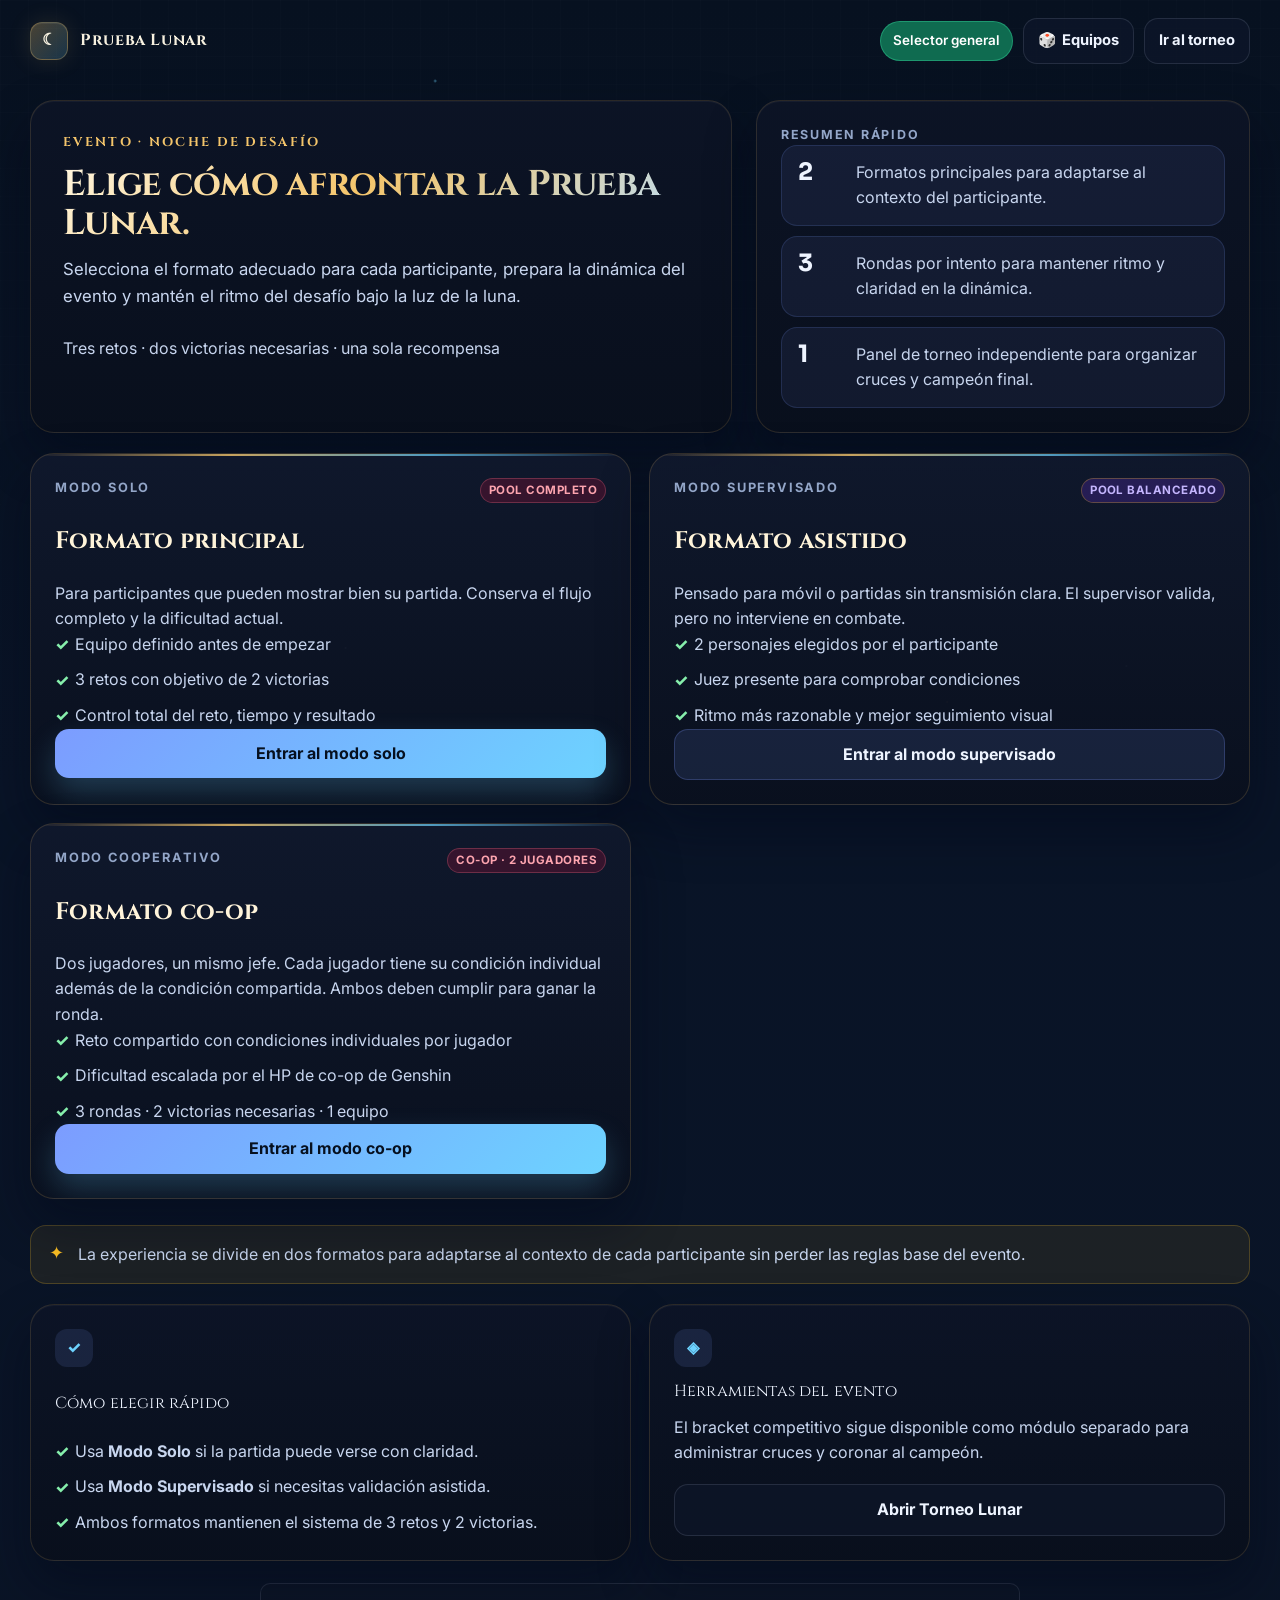
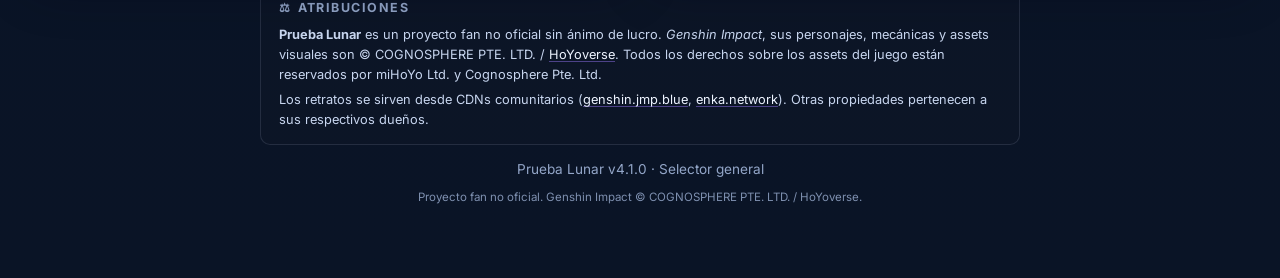
<file: index.html>
<!DOCTYPE html>
<html lang="es">

<head>
  <meta charset="UTF-8">
  <meta name="viewport" content="width=device-width, initial-scale=1.0">
  <title>Prueba Lunar | Selector de modos</title>
  <link rel="preconnect" href="https://fonts.googleapis.com">
  <link rel="preconnect" href="https://fonts.gstatic.com" crossorigin>
  <link
    href="https://fonts.googleapis.com/css2?family=Cinzel:wght@500;600;700;800&family=Inter:wght@400;500;600;700;800&family=Sora:wght@500;600;700;800&display=swap"
    rel="stylesheet">
  <link rel="stylesheet" href="assets/css/base.css">
  <link rel="stylesheet" href="assets/css/layout.css">
  <link rel="stylesheet" href="assets/css/components.css">
  <link rel="stylesheet" href="assets/css/modes.css">
  <link rel="manifest" href="manifest.json">
  <meta name="theme-color" content="#0a0e15">
  <meta name="apple-mobile-web-app-capable" content="yes">
  <meta name="apple-mobile-web-app-status-bar-style" content="black-translucent">
  <meta name="apple-mobile-web-app-title" content="Prueba Lunar">
  <link rel="apple-touch-icon" href="assets/icons/icon.svg">
  <link rel="icon" type="image/svg+xml" href="assets/icons/icon.svg">
  <script src="assets/js/data/characters.js" defer></script>
  <script src="assets/js/features/team-generator.js" defer></script>
</head>

<body class="landing-body">
  <div class="site-shell">
    <header class="topbar">
      <a class="brand" href="index.html">
        <span class="brand-mark" aria-hidden="true">☾</span>
        <span>Prueba Lunar</span>
      </a>
      <div class="topbar-actions">
        <span class="status-chip status-chip-live">Selector general</span>
        <a class="btn btn-ghost btn-sm" href="torneo.html">Ir al torneo</a>
      </div>
    </header>

    <main class="page-wrap">
      <section class="hero hero-landing">
        <div class="hero-copy">
          <div class="eyebrow">Evento · Noche de desafío</div>
          <h1 class="hero-title">Elige cómo afrontar la Prueba Lunar.</h1>
          <p class="hero-text">
            Selecciona el formato adecuado para cada participante, prepara la dinámica del evento y mantén
            el ritmo del desafío bajo la luz de la luna.
          </p>
          <p class="hero-note"><br>Tres retos · dos victorias necesarias · una sola recompensa</p>
        </div>

        <aside class="hero-panel">
          <div class="panel-kicker">Resumen rápido</div>
          <div class="metric-list">
            <div class="metric-card">
              <strong>2</strong>
              <span>Formatos principales para adaptarse al contexto del participante.</span>
            </div>
            <div class="metric-card">
              <strong>3</strong>
              <span>Rondas por intento para mantener ritmo y claridad en la dinámica.</span>
            </div>
            <div class="metric-card">
              <strong>1</strong>
              <span>Panel de torneo independiente para organizar cruces y campeón final.</span>
            </div>
          </div>
        </aside>
      </section>

      <section class="mode-selector-grid">
        <article class="mode-selector-card">
          <div class="mode-selector-top">
            <span class="mode-selector-label">Modo Solo</span>
            <span class="diff-badge diff-extremo">Pool completo</span>
          </div>
          <h2 class="mode-selector-title">Formato principal</h2>
          <p class="mode-selector-copy">
            Para participantes que pueden mostrar bien su partida. Conserva el flujo completo y la dificultad actual.
          </p>
          <ul class="mode-selector-list">
            <li>Equipo definido antes de empezar</li>
            <li>3 retos con objetivo de 2 victorias</li>
            <li>Control total del reto, tiempo y resultado</li>
          </ul>
          <a class="btn btn-primary mode-selector-btn" href="solo.html">Entrar al modo solo</a>
        </article>

        <article class="mode-selector-card mode-selector-card-alt">
          <div class="mode-selector-top">
            <span class="mode-selector-label">Modo Supervisado</span>
            <span class="diff-badge diff-dificil">Pool balanceado</span>
          </div>
          <h2 class="mode-selector-title">Formato asistido</h2>
          <p class="mode-selector-copy">
            Pensado para móvil o partidas sin transmisión clara. El supervisor valida, pero no interviene en combate.
          </p>
          <ul class="mode-selector-list">
            <li>2 personajes elegidos por el participante</li>
            <li>Juez presente para comprobar condiciones</li>
            <li>Ritmo más razonable y mejor seguimiento visual</li>
          </ul>
          <a class="btn btn-secondary mode-selector-btn" href="supervisado.html">Entrar al modo supervisado</a>
        </article>

        <article class="mode-selector-card">
          <div class="mode-selector-top">
            <span class="mode-selector-label">Modo Cooperativo</span>
            <span class="diff-badge diff-extremo">Co-op · 2 jugadores</span>
          </div>
          <h2 class="mode-selector-title">Formato co-op</h2>
          <p class="mode-selector-copy">
            Dos jugadores, un mismo jefe. Cada jugador tiene su condición individual además de la condición
            compartida. Ambos deben cumplir para ganar la ronda.
          </p>
          <ul class="mode-selector-list">
            <li>Reto compartido con condiciones individuales por jugador</li>
            <li>Dificultad escalada por el HP de co-op de Genshin</li>
            <li>3 rondas · 2 victorias necesarias · 1 equipo</li>
          </ul>
          <a class="btn btn-primary mode-selector-btn" href="cooperativo.html">Entrar al modo co-op</a>
        </article>
      </section>
      <br>
      <div class="warning-box">
        <span class="warning-symbol" aria-hidden="true">✦</span>
        <span>La experiencia se divide en dos formatos para adaptarse al contexto de cada participante sin perder las
          reglas base del evento.</span>
      </div>

      <section class="selector-support-grid">
        <div class="panel-card">
          <div class="panel-icon" aria-hidden="true">✓</div>
          <div class="panel-title">Cómo elegir rápido</div>
          <ul class="selector-rules-list">
            <li>Usa <strong>Modo Solo</strong> si la partida puede verse con claridad.</li>
            <li>Usa <strong>Modo Supervisado</strong> si necesitas validación asistida.</li>
            <li>Ambos formatos mantienen el sistema de 3 retos y 2 victorias.</li>
          </ul>
        </div>

        <div class="panel-card selector-actions-card">
          <div>
            <div class="panel-icon" aria-hidden="true">◈</div>
            <div class="panel-title">Herramientas del evento</div>
            <p class="mode-selector-copy">
              El bracket competitivo sigue disponible como módulo separado para administrar cruces y coronar al campeón.
            </p>
          </div>
          <a class="btn btn-ghost selector-secondary-btn" href="torneo.html">Abrir Torneo Lunar</a>
        </div>
      </section>

      <aside class="legal-card" aria-label="Aviso de atribución">
        <div class="legal-card-title">
          <span aria-hidden="true">⚖</span>
          <span>Atribuciones</span>
        </div>
        <p>
          <strong>Prueba Lunar</strong> es un proyecto fan no oficial sin ánimo de lucro.
          <em>Genshin Impact</em>, sus personajes, mecánicas y assets visuales son
          © COGNOSPHERE PTE. LTD. / <a href="https://www.hoyoverse.com/" target="_blank" rel="noopener noreferrer">HoYoverse</a>.
          Todos los derechos sobre los assets del juego están reservados por miHoYo Ltd. y Cognosphere Pte. Ltd.
        </p>
        <p>
          Los retratos se sirven desde CDNs comunitarios
          (<a href="https://genshin.jmp.blue/" target="_blank" rel="noopener noreferrer">genshin.jmp.blue</a>,
          <a href="https://enka.network/" target="_blank" rel="noopener noreferrer">enka.network</a>).
          Otras propiedades pertenecen a sus respectivos dueños.
        </p>
      </aside>

      <footer class="footer">Prueba Lunar v4.1.0 · Selector general</footer>
      <p class="legal-notice">
        Proyecto fan no oficial. Genshin Impact © COGNOSPHERE PTE. LTD. / HoYoverse.
      </p>
    </main>
  </div>
  <script>
    // Registro del Service Worker · activa funcionamiento offline e instalación PWA.
    if ('serviceWorker' in navigator) {
      window.addEventListener('load', () => {
        navigator.serviceWorker.register('sw.js').catch(err => {
          console.warn('[PWA] Service Worker no registrado:', err);
        });
      });
    }
  </script>
</body>

</html>
</file>
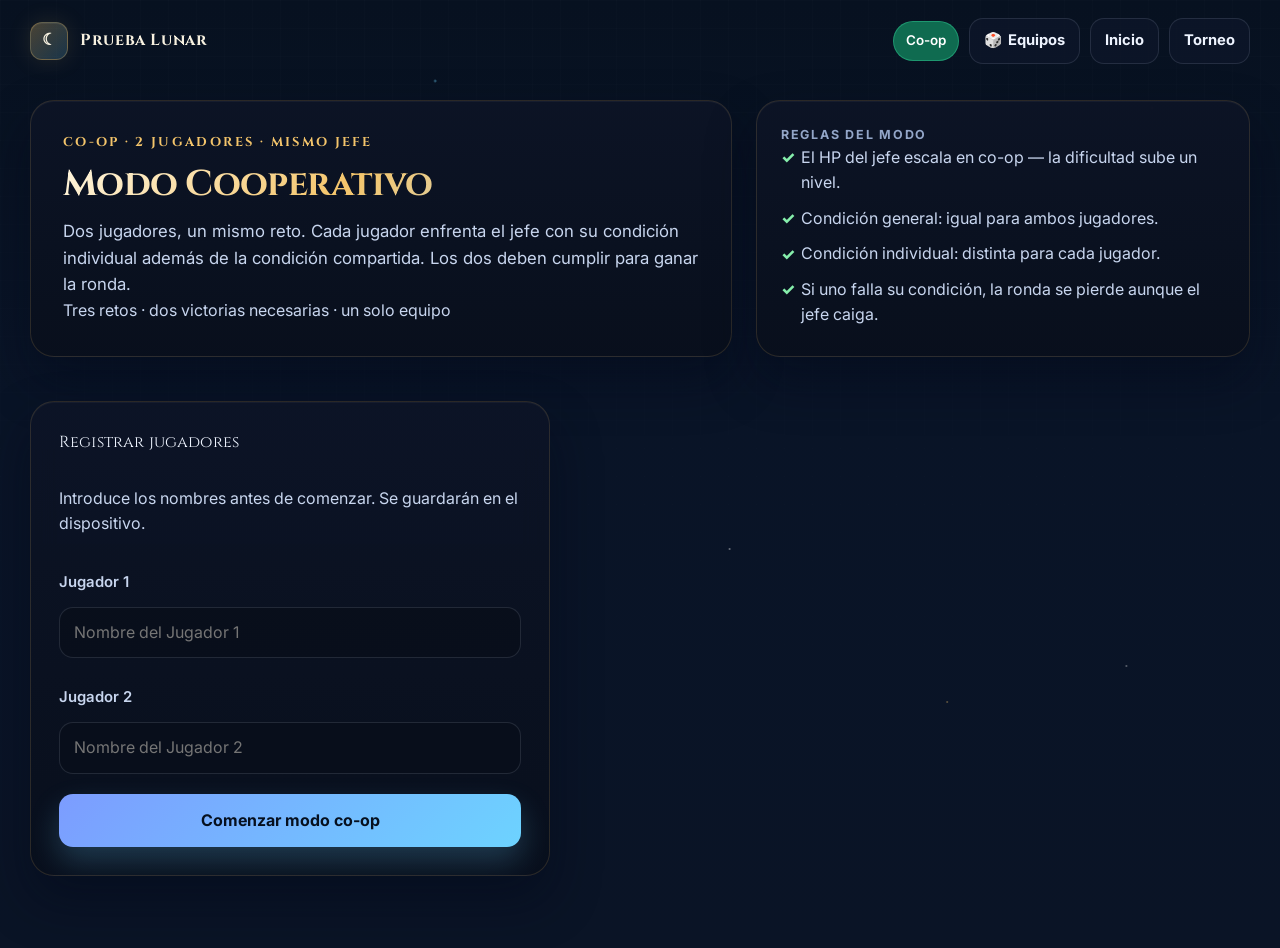
<file: cooperativo.html>
<!DOCTYPE html>
<html lang="es">

<head>
  <meta charset="UTF-8">
  <meta name="viewport" content="width=device-width, initial-scale=1.0">
  <title>Prueba Lunar | Modo Cooperativo</title>
  <link rel="preconnect" href="https://fonts.googleapis.com">
  <link rel="preconnect" href="https://fonts.gstatic.com" crossorigin>
  <link href="https://fonts.googleapis.com/css2?family=Cinzel:wght@500;600;700;800&family=Inter:wght@400;500;600;700;800&family=Sora:wght@500;600;700;800&display=swap" rel="stylesheet">
  <link rel="stylesheet" href="assets/css/base.css">
  <link rel="stylesheet" href="assets/css/layout.css">
  <link rel="stylesheet" href="assets/css/components.css">
  <link rel="stylesheet" href="assets/css/modes.css">
  <link rel="manifest" href="manifest.json">
  <meta name="theme-color" content="#0a0e15">
  <meta name="apple-mobile-web-app-capable" content="yes">
  <meta name="apple-mobile-web-app-status-bar-style" content="black-translucent">
  <meta name="apple-mobile-web-app-title" content="Prueba Lunar">
  <link rel="apple-touch-icon" href="assets/icons/icon.svg">
  <link rel="icon" type="image/svg+xml" href="assets/icons/icon.svg">
</head>

<body data-mode="coop">
  <div id="app-root" class="site-shell"></div>
  <noscript>Necesitas habilitar JavaScript para usar la Prueba Lunar.</noscript>
  <script src="assets/js/data/characters.js" defer></script>
  <script src="assets/js/features/team-generator.js" defer></script>
  <script src="assets/js/data.local.js" defer></script>
  <script src="assets/js/features/coop-mode.js" defer></script>
  <script>
    // Registro del Service Worker · activa funcionamiento offline e instalación PWA.
    if ('serviceWorker' in navigator) {
      window.addEventListener('load', () => {
        navigator.serviceWorker.register('sw.js').catch(err => {
          console.warn('[PWA] Service Worker no registrado:', err);
        });
      });
    }
  </script>
</body>

</html>
</file>
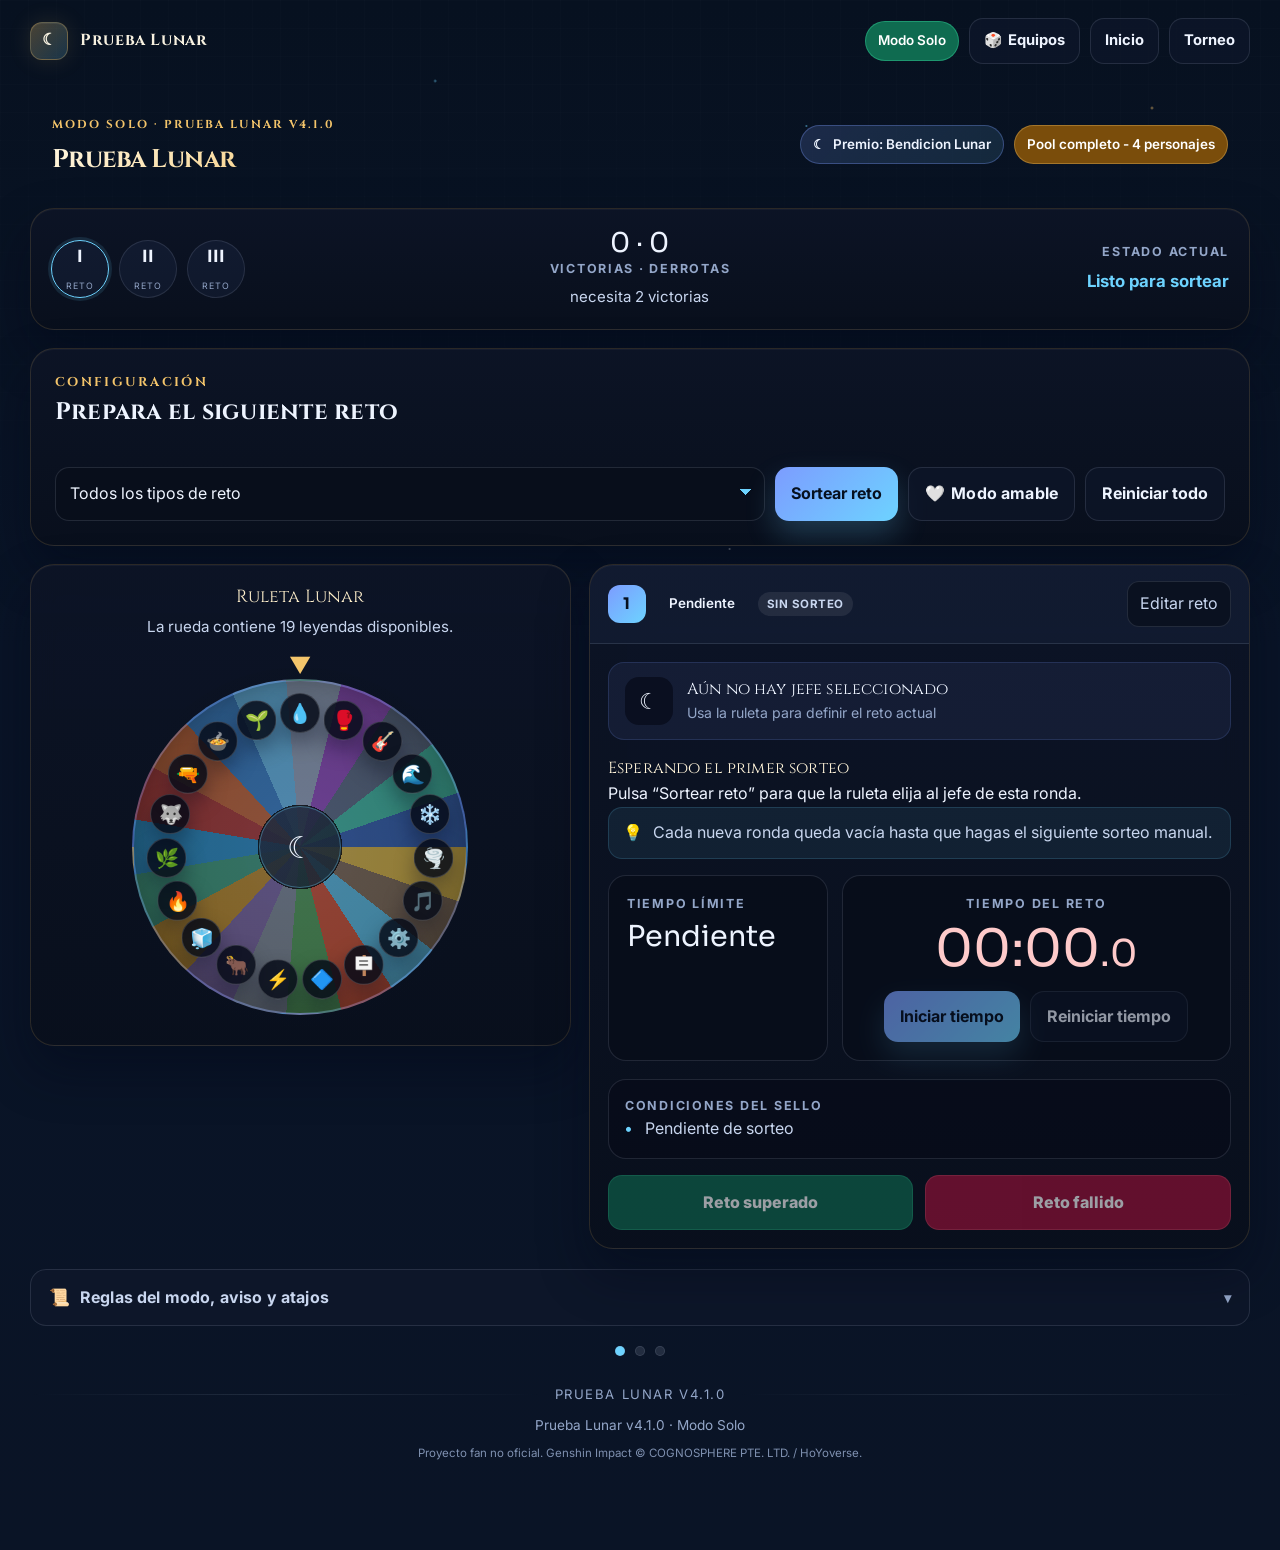
<file: solo.html>
<!DOCTYPE html>
<html lang="es">

<head>
  <meta charset="UTF-8">
  <meta name="viewport" content="width=device-width, initial-scale=1.0">
  <title>Prueba Lunar | Modo Solo</title>
  <link rel="preconnect" href="https://fonts.googleapis.com">
  <link rel="preconnect" href="https://fonts.gstatic.com" crossorigin>
  <link href="https://fonts.googleapis.com/css2?family=Cinzel:wght@500;600;700;800&family=Inter:wght@400;500;600;700;800&family=Sora:wght@500;600;700;800&display=swap" rel="stylesheet">
  <link rel="stylesheet" href="assets/css/base.css">
  <link rel="stylesheet" href="assets/css/layout.css">
  <link rel="stylesheet" href="assets/css/components.css">
  <link rel="stylesheet" href="assets/css/modes.css">
  <link rel="manifest" href="manifest.json">
  <meta name="theme-color" content="#0a0e15">
  <meta name="apple-mobile-web-app-capable" content="yes">
  <meta name="apple-mobile-web-app-status-bar-style" content="black-translucent">
  <meta name="apple-mobile-web-app-title" content="Prueba Lunar">
  <link rel="apple-touch-icon" href="assets/icons/icon.svg">
  <link rel="icon" type="image/svg+xml" href="assets/icons/icon.svg">
</head>

<body data-mode="solo">
  <div id="app-root" class="site-shell"></div>
  <noscript>Necesitas habilitar JavaScript para usar la Prueba Lunar.</noscript>
  <script src="assets/js/data/characters.js" defer></script>
  <script src="assets/js/features/team-generator.js" defer></script>
  <script src="assets/js/data.local.js" defer></script>
  <script src="assets/js/app.js" defer></script>
  <script>
    // Registro del Service Worker · activa funcionamiento offline e instalación PWA.
    if ('serviceWorker' in navigator) {
      window.addEventListener('load', () => {
        navigator.serviceWorker.register('sw.js').catch(err => {
          console.warn('[PWA] Service Worker no registrado:', err);
        });
      });
    }
  </script>
</body>

</html>
</file>
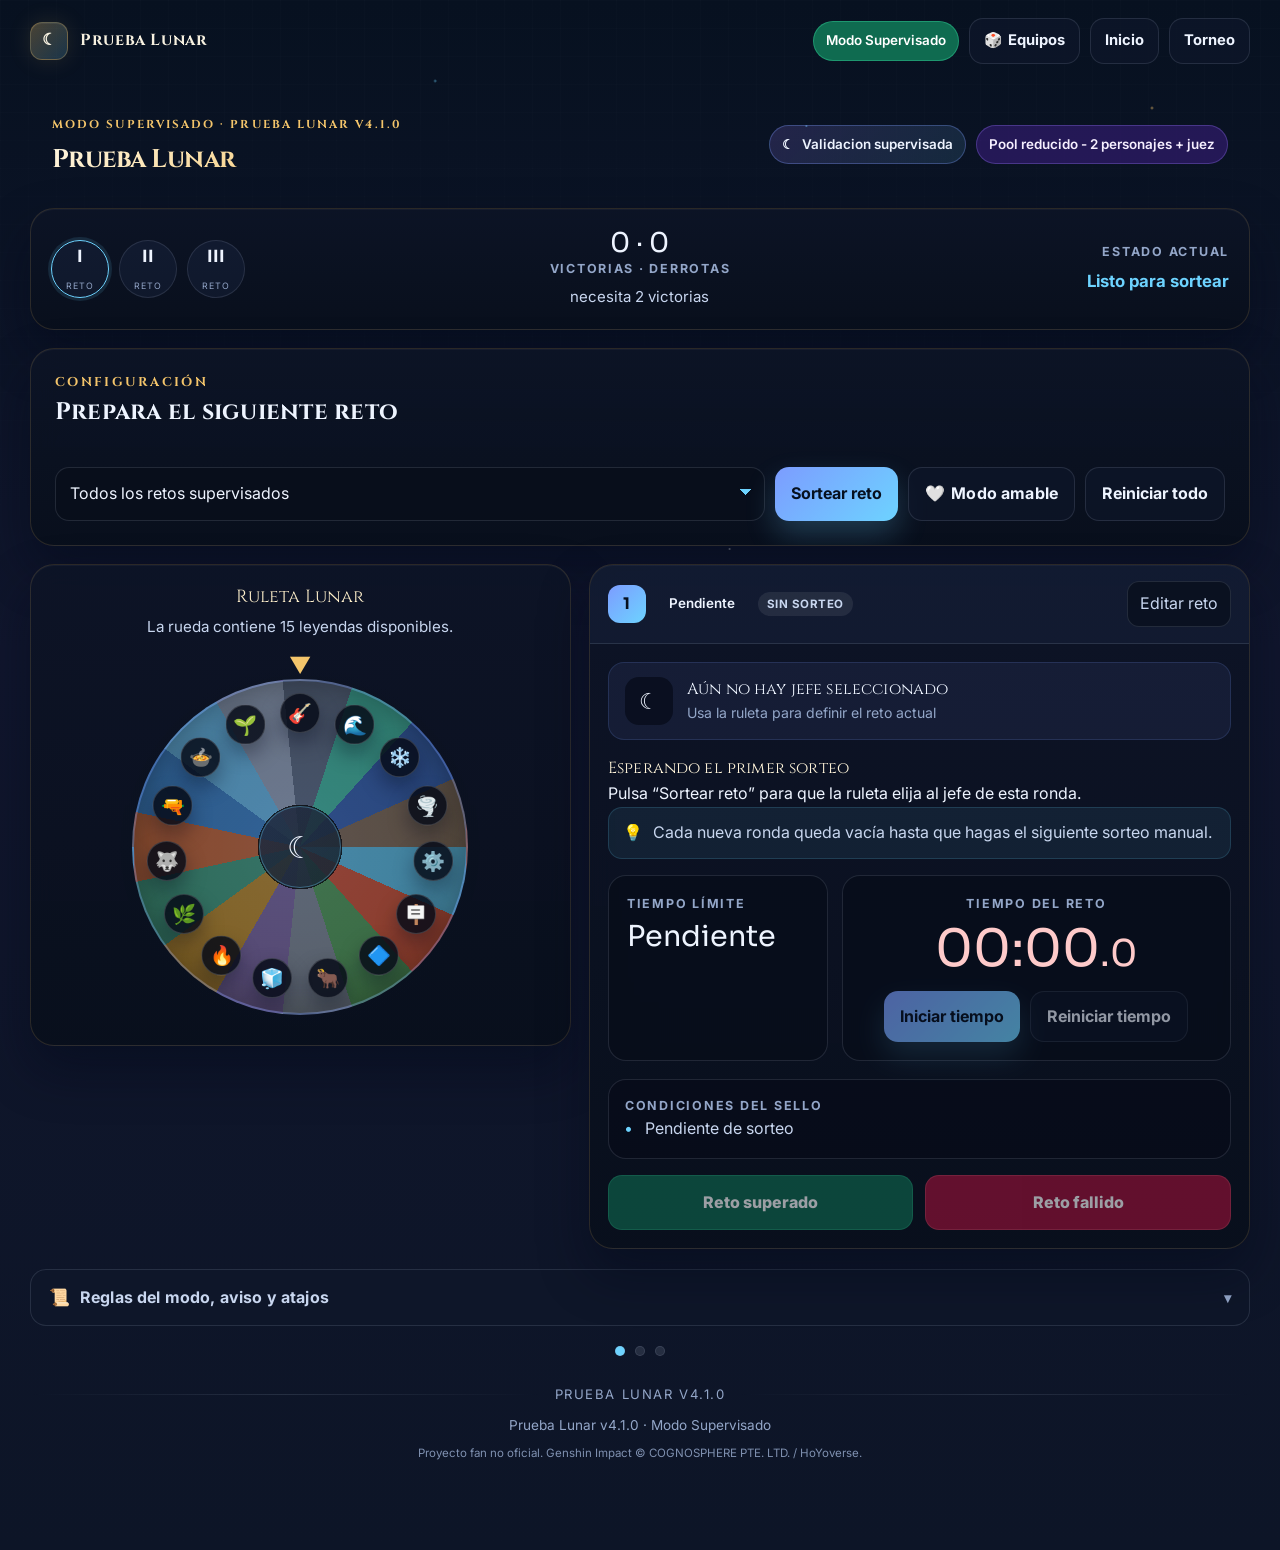
<file: supervisado.html>
<!DOCTYPE html>
<html lang="es">

<head>
  <meta charset="UTF-8">
  <meta name="viewport" content="width=device-width, initial-scale=1.0">
  <title>Prueba Lunar | Modo Supervisado</title>
  <link rel="preconnect" href="https://fonts.googleapis.com">
  <link rel="preconnect" href="https://fonts.gstatic.com" crossorigin>
  <link href="https://fonts.googleapis.com/css2?family=Cinzel:wght@500;600;700;800&family=Inter:wght@400;500;600;700;800&family=Sora:wght@500;600;700;800&display=swap" rel="stylesheet">
  <link rel="stylesheet" href="assets/css/base.css">
  <link rel="stylesheet" href="assets/css/layout.css">
  <link rel="stylesheet" href="assets/css/components.css">
  <link rel="stylesheet" href="assets/css/modes.css">
  <link rel="manifest" href="manifest.json">
  <meta name="theme-color" content="#0a0e15">
  <meta name="apple-mobile-web-app-capable" content="yes">
  <meta name="apple-mobile-web-app-status-bar-style" content="black-translucent">
  <meta name="apple-mobile-web-app-title" content="Prueba Lunar">
  <link rel="apple-touch-icon" href="assets/icons/icon.svg">
  <link rel="icon" type="image/svg+xml" href="assets/icons/icon.svg">
</head>

<body data-mode="supervisado">
  <div id="app-root" class="site-shell"></div>
  <noscript>Necesitas habilitar JavaScript para usar la Prueba Lunar.</noscript>
  <script src="assets/js/data/characters.js" defer></script>
  <script src="assets/js/features/team-generator.js" defer></script>
  <script src="assets/js/data.local.js" defer></script>
  <script src="assets/js/app.js" defer></script>
  <script>
    // Registro del Service Worker · activa funcionamiento offline e instalación PWA.
    if ('serviceWorker' in navigator) {
      window.addEventListener('load', () => {
        navigator.serviceWorker.register('sw.js').catch(err => {
          console.warn('[PWA] Service Worker no registrado:', err);
        });
      });
    }
  </script>
</body>

</html>
</file>
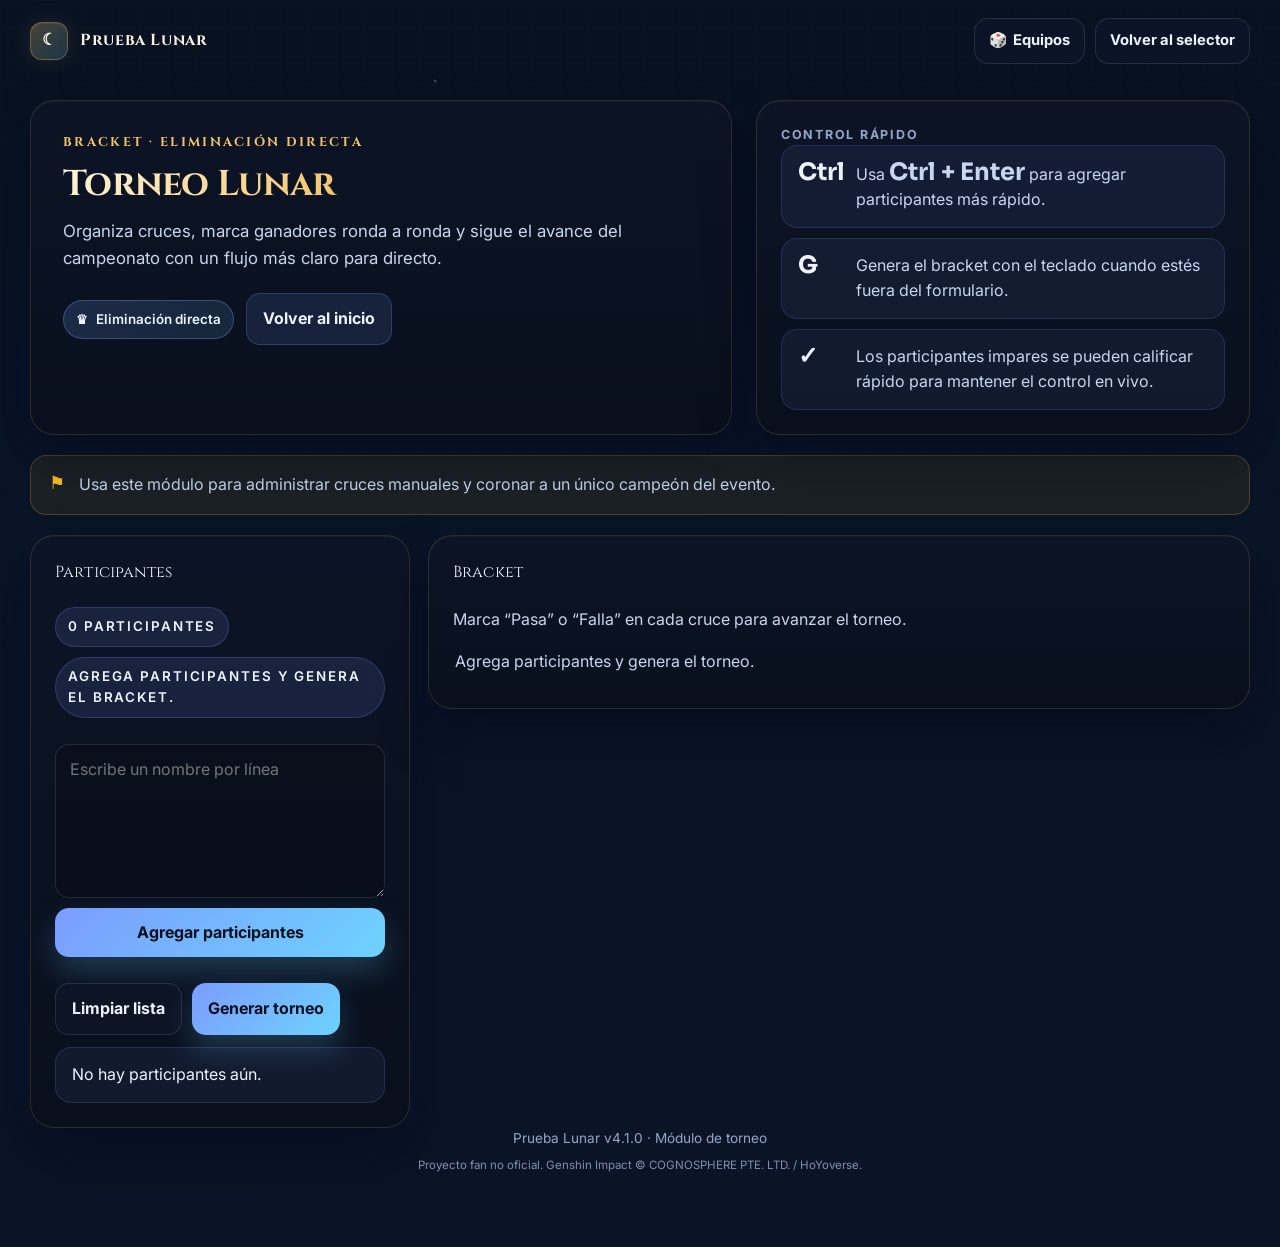
<file: torneo.html>
<!DOCTYPE html>
<html lang="es">

<head>
  <meta charset="UTF-8">
  <meta name="viewport" content="width=device-width, initial-scale=1.0">
  <title>Prueba Lunar | Torneo</title>
  <link rel="preconnect" href="https://fonts.googleapis.com">
  <link rel="preconnect" href="https://fonts.gstatic.com" crossorigin>
  <link href="https://fonts.googleapis.com/css2?family=Cinzel:wght@500;600;700;800&family=Inter:wght@400;500;600;700;800&family=Sora:wght@500;600;700;800&display=swap" rel="stylesheet">
  <link rel="stylesheet" href="assets/css/base.css">
  <link rel="stylesheet" href="assets/css/layout.css">
  <link rel="stylesheet" href="assets/css/components.css">
  <link rel="stylesheet" href="assets/css/modes.css">
  <link rel="manifest" href="manifest.json">
  <meta name="theme-color" content="#0a0e15">
  <meta name="apple-mobile-web-app-capable" content="yes">
  <meta name="apple-mobile-web-app-status-bar-style" content="black-translucent">
  <meta name="apple-mobile-web-app-title" content="Prueba Lunar">
  <link rel="apple-touch-icon" href="assets/icons/icon.svg">
  <link rel="icon" type="image/svg+xml" href="assets/icons/icon.svg">
</head>

<body>
  <div class="site-shell">
    <header class="topbar">
      <a class="brand" href="index.html">
        <span class="brand-mark" aria-hidden="true">☾</span>
        <span>Prueba Lunar</span>
      </a>
      <div class="topbar-actions">
        <a class="btn btn-ghost btn-sm" href="index.html">Volver al selector</a>
      </div>
    </header>

    <div id="tournament-live-region" class="sr-only" aria-live="polite" aria-atomic="true"></div>

    <main class="page-wrap">
      <section class="hero hero-landing">
        <div class="hero-copy">
          <div class="eyebrow">Bracket · Eliminación directa</div>
          <h1 class="hero-title">Torneo Lunar</h1>
          <p class="hero-text">
            Organiza cruces, marca ganadores ronda a ronda y sigue el avance del campeonato con un flujo más claro para directo.
          </p>
          <div class="hero-actions">
            <div class="prize-pill"><span aria-hidden="true">♛</span><span>Eliminación directa</span></div>
            <a class="btn btn-secondary" href="index.html">Volver al inicio</a>
          </div>
        </div>

        <aside class="hero-panel">
          <div class="panel-kicker">Control rápido</div>
          <div class="metric-list">
            <div class="metric-card">
              <strong>Ctrl</strong>
              <span>Usa <strong>Ctrl + Enter</strong> para agregar participantes más rápido.</span>
            </div>
            <div class="metric-card">
              <strong>G</strong>
              <span>Genera el bracket con el teclado cuando estés fuera del formulario.</span>
            </div>
            <div class="metric-card">
              <strong>✓</strong>
              <span>Los participantes impares se pueden calificar rápido para mantener el control en vivo.</span>
            </div>
          </div>
        </aside>
      </section>

      <div class="warning-box">
        <span class="warning-symbol" aria-hidden="true">⚑</span>
        <span>Usa este módulo para administrar cruces manuales y coronar a un único campeón del evento.</span>
      </div>

      <section class="tournament-layout">
        <div class="panel-card">
          <div class="panel-title">Participantes</div>
          <div class="tournament-meta">
            <span class="count-pill" id="participant-count">0 participantes</span>
            <span class="count-pill" id="tournament-status">Agrega participantes y genera el bracket.</span>
          </div>

          <div class="participant-form">
            <label class="sr-only" for="player-name">Nombres de participantes</label>
            <textarea id="player-name" class="form-input" placeholder="Escribe un nombre por línea" rows="5"></textarea>
            <button class="btn btn-gold" id="btn-add-player" type="button">Agregar participantes</button>
          </div>

          <div class="participant-actions">
            <button class="btn btn-ghost" id="btn-clear-players" type="button">Limpiar lista</button>
            <button class="btn btn-primary" id="btn-generate-bracket" type="button">Generar torneo</button>
          </div>

          <ul id="players-list" class="players-list"></ul>
        </div>

        <div class="panel-card">
          <div class="panel-title">Bracket</div>
          <p class="status-note">Marca “Pasa” o “Falla” en cada cruce para avanzar el torneo.</p>
          <div id="bracket-container" class="bracket-container">
            <p class="empty-state">Agrega participantes y genera el torneo.</p>
          </div>
        </div>
      </section>

      <footer class="footer" id="footer-version">Prueba Lunar v4.1.0 · módulo de torneo</footer>
      <p class="legal-notice">
        Proyecto fan no oficial. Genshin Impact © COGNOSPHERE PTE. LTD. / HoYoverse.
      </p>
    </main>
  </div>

  <script src="assets/js/data/characters.js" defer></script>
  <script src="assets/js/features/team-generator.js" defer></script>
  <script src="assets/js/data.local.js"></script>
  <script src="assets/js/torneo.js" defer></script>
  <script>
    // Registro del Service Worker · activa funcionamiento offline e instalación PWA.
    if ('serviceWorker' in navigator) {
      window.addEventListener('load', () => {
        navigator.serviceWorker.register('sw.js').catch(err => {
          console.warn('[PWA] Service Worker no registrado:', err);
        });
      });
    }
  </script>
</body>

</html>
</file>
<file: assets/css/base.css>
*,
*::before,
*::after {
  box-sizing: border-box;
}

:root {
  color-scheme: dark;
  --bg: #071120;
  --bg-alt: #0b1730;
  --surface: rgba(15, 23, 42, 0.84);
  --surface-strong: #111c34;
  --surface-alt: #162545;
  --line: rgba(148, 163, 184, 0.18);
  --line-strong: rgba(124, 156, 255, 0.32);
  --text: #eef4ff;
  --text-soft: #c8d6ef;
  --text-muted: #93a6c8;
  --text2: #c8d6ef;
  --text3: #93a6c8;
  --primary: #7c9cff;
  --primary-2: #6dd3ff;
  --accent: #9d7bff;
  --gold: #f4c56b;
  --success: #34d399;
  --danger: #fb7185;
  --warning: #fbbf24;
  --win: #34d399;
  --lose: #fb7185;
  --shadow: 0 24px 50px rgba(2, 6, 23, 0.42);
  --radius-xl: 24px;
  --radius-lg: 20px;
  --radius-md: 16px;
  --radius-sm: 12px;
  --max-width: 1220px;
}

html {
  scroll-behavior: smooth;
}

body {
  margin: 0;
  min-height: 100vh;
  font-family: 'Inter', sans-serif;
  background:
    radial-gradient(circle at 12% 8%, rgba(244, 197, 107, 0.16), transparent 0 24%),
    radial-gradient(circle at 85% 2%, rgba(157, 123, 255, 0.18), transparent 0 26%),
    radial-gradient(circle at 50% 0%, rgba(109, 211, 255, 0.12), transparent 0 30%),
    linear-gradient(180deg, #071120 0%, #091427 42%, #0a1426 100%);
  color: var(--text);
  line-height: 1.6;
}

body::before {
  content: '';
  position: fixed;
  inset: 0;
  background-image:
    linear-gradient(rgba(255, 255, 255, 0.018) 1px, transparent 1px),
    linear-gradient(90deg, rgba(255, 255, 255, 0.018) 1px, transparent 1px);
  background-size: 28px 28px;
  mask-image: linear-gradient(180deg, rgba(0, 0, 0, 0.58), transparent);
  pointer-events: none;
  z-index: 0;
}

body::after {
  content: '';
  position: fixed;
  inset: 0;
  pointer-events: none;
  z-index: 0;
  opacity: 0.95;
  background-image:
    radial-gradient(2px 2px at 14% 18%, rgba(255, 255, 255, 0.82), transparent 100%),
    radial-gradient(1.5px 1.5px at 27% 72%, rgba(255, 255, 255, 0.55), transparent 100%),
    radial-gradient(2px 2px at 46% 28%, rgba(244, 197, 107, 0.68), transparent 100%),
    radial-gradient(1.5px 1.5px at 63% 14%, rgba(109, 211, 255, 0.7), transparent 100%),
    radial-gradient(2px 2px at 81% 34%, rgba(255, 255, 255, 0.72), transparent 100%),
    radial-gradient(1.5px 1.5px at 74% 78%, rgba(244, 197, 107, 0.52), transparent 100%),
    radial-gradient(1.5px 1.5px at 9% 54%, rgba(255, 255, 255, 0.5), transparent 100%),
    radial-gradient(2px 2px at 34% 9%, rgba(109, 211, 255, 0.52), transparent 100%),
    radial-gradient(1.5px 1.5px at 57% 61%, rgba(255, 255, 255, 0.56), transparent 100%),
    radial-gradient(2px 2px at 90% 12%, rgba(244, 197, 107, 0.62), transparent 100%),
    radial-gradient(1.5px 1.5px at 88% 74%, rgba(255, 255, 255, 0.46), transparent 100%),
    radial-gradient(2px 2px at 19% 86%, rgba(244, 197, 107, 0.44), transparent 100%);
  filter: drop-shadow(0 0 4px rgba(255, 255, 255, 0.12));
  animation: lunarTwinkle 4.8s ease-in-out infinite alternate, starDrift 18s ease-in-out infinite alternate;
}

a {
  color: inherit;
  text-decoration: none;
}

button,
input,
select,
textarea {
  font: inherit;
}

small {
  font-size: 0.72em;
}

.sr-only {
  position: absolute;
  width: 1px;
  height: 1px;
  overflow: hidden;
  white-space: nowrap;
  clip: rect(0, 0, 0, 0);
  clip-path: inset(50%);
}

:focus-visible {
  outline: 3px solid rgba(109, 211, 255, 0.7);
  outline-offset: 3px;
}

@keyframes lunarTwinkle {
  0% {
    opacity: 0.52;
    filter: brightness(0.95);
  }

  50% {
    opacity: 0.96;
    filter: brightness(1.18);
  }

  100% {
    opacity: 0.62;
    filter: brightness(1.02);
  }
}

@keyframes starDrift {
  0% {
    transform: translateY(0px) translateX(0px) scale(1);
  }

  50% {
    transform: translateY(-6px) translateX(4px) scale(1.01);
  }

  100% {
    transform: translateY(4px) translateX(-3px) scale(0.99);
  }
}
</file>
<file: assets/css/layout.css>
.site-shell {
  position: relative;
  z-index: 1;
}

.topbar {
  width: min(var(--max-width), calc(100% - 32px));
  margin: 0 auto;
  padding: 18px 0 8px;
  display: flex;
  align-items: center;
  justify-content: space-between;
  gap: 16px;
  flex-wrap: wrap;
}

.topbar-actions {
  display: flex;
  align-items: center;
  gap: 10px;
  flex-wrap: wrap;
}

.page-wrap {
  width: min(var(--max-width), calc(100% - 32px));
  margin: 0 auto;
  padding: 18px 0 72px;
}

.page-dashboard {
  padding-bottom: 88px;
}

.hero {
  display: grid;
  gap: 24px;
  align-items: stretch;
  margin: 10px 0 20px;
}

.hero-landing {
  grid-template-columns: 1.35fr 0.95fr;
}

.hero-dashboard {
  grid-template-columns: 1.45fr 0.85fr;
}

.hero-compact {
  display: flex;
  flex-wrap: wrap;
  align-items: center;
  justify-content: space-between;
  gap: 16px;
  padding: 16px 22px;
  margin: 10px 0 14px;
}

.hero-compact-titles {
  flex: 1 1 280px;
  min-width: 0;
}

.hero-compact-tags {
  display: flex;
  flex-wrap: wrap;
  gap: 10px;
  align-items: center;
}

@media (max-width: 560px) {
  .hero-compact {
    padding: 14px 16px;
  }
}

.hero-copy {
  padding: 32px;
}

.hero-panel {
  padding: 24px;
}

.feature-grid {
  display: grid;
  gap: 16px;
  margin: 20px 0 28px;
}

.feature-grid.three-cols {
  grid-template-columns: repeat(3, minmax(0, 1fr));
}

.mode-selector-grid,
.selector-support-grid,
.dashboard-grid,
.experience-grid,
.tournament-layout {
  display: grid;
  gap: 18px;
}

.mode-selector-grid,
.selector-support-grid,
.dashboard-grid {
  grid-template-columns: repeat(2, minmax(0, 1fr));
}

.experience-grid {
  grid-template-columns: 0.9fr 1.1fr;
  align-items: start;
  margin-top: 18px;
}

.tournament-layout {
  grid-template-columns: 380px 1fr;
  align-items: start;
  margin-top: 18px;
}

.section-heading {
  display: flex;
  justify-content: space-between;
  gap: 12px;
  align-items: center;
  margin-bottom: 14px;
}

.controls {
  display: flex;
  gap: 10px;
  flex-wrap: wrap;
}

.select-wrap {
  flex: 1 1 220px;
}

.time-section {
  display: grid;
  grid-template-columns: 220px 1fr;
  gap: 14px;
  margin-bottom: 18px;
}

.result-btns {
  display: grid;
  grid-template-columns: repeat(2, minmax(0, 1fr));
  gap: 12px;
  margin-top: 16px;
}

.progress-dots {
  display: flex;
  justify-content: center;
  gap: 10px;
  margin-top: 18px;
}

.bracket-container {
  display: flex;
  gap: 18px;
  overflow-x: auto;
  padding: 4px 2px 10px;
}

.round-column {
  min-width: 260px;
  display: grid;
  gap: 14px;
}

@media (max-width: 1080px) {
  .hero-landing,
  .hero-dashboard,
  .experience-grid,
  .tournament-layout {
    grid-template-columns: 1fr;
  }

  .scoreboard {
    grid-template-columns: 1fr;
    text-align: center;
  }

  .rounds-row {
    justify-content: center;
  }

  .status-box {
    align-items: center;
    text-align: center;
  }
}

@media (max-width: 760px) {
  .feature-grid.three-cols,
  .mode-selector-grid,
  .selector-support-grid,
  .dashboard-grid {
    grid-template-columns: 1fr;
  }

  .time-section,
  .result-btns {
    grid-template-columns: 1fr;
  }
}

@media (max-width: 560px) {
  .page-wrap,
  .topbar {
    width: min(var(--max-width), calc(100% - 20px));
  }

  .controls,
  .modal-actions,
  .participant-actions,
  .topbar-actions {
    flex-direction: column;
    align-items: stretch;
  }

  .btn,
  .btn-win,
  .btn-lose {
    width: 100%;
  }
}
</file>
<file: assets/css/components.css>
.brand {
  display: inline-flex;
  align-items: center;
  gap: 12px;
  font-family: 'Cinzel', serif;
  font-weight: 700;
  letter-spacing: 0.04em;
  color: #f7f1e0;
}

.brand-mark {
  width: 38px;
  height: 38px;
  display: grid;
  place-items: center;
  border-radius: 12px;
  background: linear-gradient(135deg, rgba(244, 197, 107, 0.28), rgba(109, 211, 255, 0.18));
  border: 1px solid rgba(244, 197, 107, 0.28);
  box-shadow: inset 0 1px 0 rgba(255, 255, 255, 0.06), 0 0 24px rgba(244, 197, 107, 0.12);
}

.hero-copy,
.hero-panel,
.panel-card,
.feature-card,
.scoreboard,
.roulette-panel,
.challenge-card,
.controls-panel,
.global-rules-box,
.result-banner,
.modal {
  position: relative;
  overflow: hidden;
  background: linear-gradient(180deg, rgba(13, 20, 38, 0.92), rgba(9, 15, 28, 0.94));
  border: 1px solid rgba(244, 197, 107, 0.14);
  border-radius: var(--radius-xl);
  box-shadow: var(--shadow), inset 0 1px 0 rgba(255, 255, 255, 0.04);
  backdrop-filter: blur(12px);
}

.hero-copy::before,
.hero-panel::before,
.panel-card::before,
.feature-card::before,
.scoreboard::before,
.roulette-panel::before,
.challenge-card::before,
.controls-panel::before,
.global-rules-box::before,
.result-banner::before,
.modal::before {
  content: '';
  position: absolute;
  inset: 0;
  background:
    radial-gradient(circle at top right, rgba(244, 197, 107, 0.08), transparent 0 28%),
    radial-gradient(circle at bottom left, rgba(109, 211, 255, 0.06), transparent 0 30%);
  pointer-events: none;
}

.panel-card,
.feature-card {
  padding: 24px;
}

.panel-card {
  display: flex;
  flex-direction: column;
  gap: 12px;
}

.feature-card {
  display: flex;
  flex-direction: column;
  gap: 8px;
}

.eyebrow {
  margin: 0 0 12px;
  color: #f4c56b;
  font-family: 'Cinzel', serif;
  font-size: 0.8rem;
  font-weight: 700;
  letter-spacing: 0.18em;
  text-transform: uppercase;
}

.hero-title {
  margin: 0 0 14px;
  font-family: 'Cinzel', serif;
  font-size: clamp(2.2rem, 2.8vw, 3.3rem);
  line-height: 1.08;
  letter-spacing: -0.02em;
  color: transparent;
  background: linear-gradient(135deg, #fff6df 0%, #f4c56b 45%, #b9dfff 100%);
  -webkit-background-clip: text;
  background-clip: text;
}

.hero-text {
  margin: 0;
  max-width: 62ch;
  color: var(--text-soft);
  font-size: 1.05rem;
}

.hero-actions {
  display: flex;
  align-items: center;
  flex-wrap: wrap;
  gap: 12px;
  margin-top: 22px;
}

.hero-note,
.mode-selector-copy,
.empty-state,
.status-note {
  margin: 0;
  color: var(--text-soft);
}

.feature-card p,
.panel-card p {
  margin: 0;
}

.panel-kicker,
.global-rules-title,
.status-title,
.score-caption,
.conditions-title,
.time-limit-title,
.timer-label,
.round-title,
.champion-title,
.modal-title,
.live-shortcuts-title,
.count-pill {
  color: var(--text-muted);
  font-size: 0.78rem;
  font-weight: 700;
  letter-spacing: 0.14em;
  text-transform: uppercase;
}

.panel-title,
.feature-card h3,
.section-title,
.mode-selector-title,
.challenge-name,
.roulette-title,
.enemy-name,
.champion-name {
  font-family: 'Cinzel', serif;
  letter-spacing: 0.01em;
}

.panel-title,
.feature-card h3,
.section-title {
  margin: 0 0 10px;
}

.status-chip,
.prize-pill,
.mode-badge,
.type-tag,
.diff-badge,
.count-pill {
  display: inline-flex;
  align-items: center;
  gap: 8px;
  padding: 8px 12px;
  border-radius: 999px;
  font-size: 0.84rem;
  font-weight: 600;
}

.status-chip {
  background: rgba(124, 156, 255, 0.12);
  border: 1px solid rgba(124, 156, 255, 0.22);
  color: var(--primary-2);
}

.status-chip-live {
  background: #0f6b50;
  border-color: rgba(52, 211, 153, 0.42);
  color: #ffffff;
}

.prize-pill {
  background: linear-gradient(135deg, rgba(124, 156, 255, 0.18), rgba(109, 211, 255, 0.12));
  border: 1px solid var(--line-strong);
  color: var(--text);
}

.mode-badge {
  background: #7a4d0b;
  border: 1px solid rgba(244, 197, 107, 0.34);
  color: #ffffff;
}

.count-pill {
  background: rgba(124, 156, 255, 0.12);
  border: 1px solid rgba(124, 156, 255, 0.22);
  color: var(--text);
}

.btn,
.btn-win,
.btn-lose,
.match-btn,
.edit-btn,
.player-remove {
  transition: transform 0.18s ease, box-shadow 0.18s ease, opacity 0.18s ease, background 0.18s ease;
}

.btn {
  display: inline-flex;
  align-items: center;
  justify-content: center;
  gap: 8px;
  padding: 12px 16px;
  border: 0;
  border-radius: 14px;
  font-weight: 700;
  cursor: pointer;
}

.btn:hover,
.btn-win:hover,
.btn-lose:hover,
.match-btn:hover,
.edit-btn:hover {
  transform: translateY(-1px);
}

.btn:disabled,
.btn-win:disabled,
.btn-lose:disabled {
  opacity: 0.6;
  cursor: not-allowed;
  transform: none;
}

.btn-primary,
.btn-gold {
  background: linear-gradient(135deg, var(--primary), var(--primary-2));
  color: #06101f;
  box-shadow: 0 14px 30px rgba(109, 211, 255, 0.22);
}

.btn-secondary {
  background: rgba(124, 156, 255, 0.12);
  border: 1px solid rgba(124, 156, 255, 0.24);
  color: var(--text);
}

.btn-ghost {
  background: rgba(15, 23, 42, 0.72);
  border: 1px solid var(--line);
  color: var(--text);
}

.btn-sm {
  padding: 10px 14px;
  font-size: 0.92rem;
}

.warning-box,
.info-banner {
  display: flex;
  align-items: flex-start;
  gap: 14px;
  margin-bottom: 20px;
  padding: 16px 18px;
  border-radius: 16px;
  border: 1px solid rgba(251, 191, 36, 0.22);
  background: rgba(251, 191, 36, 0.08);
  color: var(--text-soft);
}

.warning-symbol,
.info-banner-icon {
  color: var(--warning);
  font-size: 1.1rem;
  line-height: 1.2;
}

.metric-list,
.mode-selector-list,
.selector-rules-list,
.global-rules-list,
.check-list,
.live-shortcuts-list,
.players-list {
  display: grid;
  gap: 10px;
}

.players-list {
  list-style: none;
  padding: 0;
  margin: 0;
}

.metric-card,
.match-player,
.players-list li {
  display: flex;
  align-items: flex-start;
  justify-content: space-between;
  gap: 14px;
  padding: 14px 16px;
  border-radius: 16px;
  background: rgba(124, 156, 255, 0.08);
  border: 1px solid rgba(124, 156, 255, 0.16);
}

.metric-card strong {
  min-width: 44px;
  font-family: 'Sora', sans-serif;
  font-size: 1.5rem;
  line-height: 1;
}

.metric-card span,
.selector-rules-list li,
.global-rules-list li,
.check-list li,
.live-shortcuts-list li,
.mode-selector-list li,
.conditions li {
  color: var(--text-soft);
}

.mode-selector-card {
  position: relative;
  overflow: hidden;
  padding: 24px;
  border-radius: var(--radius-xl);
  border: 1px solid rgba(244, 197, 107, 0.16);
  background: linear-gradient(180deg, rgba(16, 24, 44, 0.94), rgba(10, 16, 30, 0.94));
  box-shadow: var(--shadow);
}

.mode-selector-card::before {
  content: '';
  position: absolute;
  inset: 0 0 auto 0;
  height: 2px;
  background: linear-gradient(90deg, transparent, rgba(244, 197, 107, 0.8), rgba(109, 211, 255, 0.7), transparent);
}

.mode-selector-card::after {
  content: '';
  position: absolute;
  inset: 0;
  background: radial-gradient(circle at top right, rgba(109, 211, 255, 0.14), transparent 0 36%);
  pointer-events: none;
}

.mode-selector-card-alt::after {
  background: radial-gradient(circle at top right, rgba(157, 123, 255, 0.15), transparent 0 36%);
}

.mode-selector-top {
  display: flex;
  justify-content: space-between;
  gap: 12px;
  flex-wrap: wrap;
  margin-bottom: 14px;
}

.mode-selector-label {
  color: var(--text-muted);
  font-size: 0.8rem;
  font-weight: 700;
  letter-spacing: 0.14em;
  text-transform: uppercase;
}

.mode-selector-title,
.challenge-name {
  color: #fff4da;
}

.mode-selector-list,
.selector-rules-list,
.global-rules-list,
.check-list,
.live-shortcuts-list,
.conditions ul {
  list-style: none;
  padding: 0;
  margin: 0;
}

.mode-selector-list li,
.selector-rules-list li,
.check-list li,
.global-rules-list li,
.live-shortcuts-list li,
.conditions li {
  position: relative;
  padding-left: 20px;
}

.mode-selector-list li::before,
.selector-rules-list li::before,
.check-list li::before,
.global-rules-list li::before,
.live-shortcuts-list li::before {
  content: '✓';
  position: absolute;
  left: 0;
  top: 0.02rem;
  color: #86efac;
  font-weight: 800;
}

.panel-icon {
  width: 38px;
  height: 38px;
  display: grid;
  place-items: center;
  border-radius: 12px;
  margin-bottom: 12px;
  background: rgba(124, 156, 255, 0.12);
  color: var(--primary-2);
  font-weight: 800;
}

.mode-selector-btn,
.selector-secondary-btn {
  width: 100%;
}

.selector-actions-card {
  display: flex;
  flex-direction: column;
  justify-content: space-between;
}

.scoreboard {
  display: grid;
  grid-template-columns: 1fr auto 1fr;
  align-items: center;
  gap: 16px;
  padding: 20px;
  margin: 18px 0;
}

.rounds-row {
  display: flex;
  align-items: center;
  gap: 10px;
  flex-wrap: wrap;
}

.round-orb {
  width: 58px;
  height: 58px;
  border-radius: 50%;
  display: grid;
  place-items: center;
  background: rgba(124, 156, 255, 0.06);
  border: 1px solid var(--line);
  text-align: center;
}

.round-orb.active {
  border-color: var(--primary-2);
  box-shadow: 0 0 0 3px rgba(109, 211, 255, 0.12);
}

.round-orb.won {
  background: rgba(52, 211, 153, 0.12);
  border-color: rgba(52, 211, 153, 0.42);
}

.round-orb.lost {
  background: rgba(251, 113, 133, 0.12);
  border-color: rgba(251, 113, 133, 0.42);
}

.orb-icon {
  display: block;
  font-family: 'Sora', sans-serif;
  font-size: 1.05rem;
  font-weight: 700;
}

.orb-label {
  display: block;
  font-size: 0.55rem;
  color: var(--text-muted);
  letter-spacing: 0.12em;
}

.score-center {
  text-align: center;
}

.score-nums,
.time-limit-value,
.timer-display {
  font-family: 'Sora', sans-serif;
}

.score-nums {
  font-size: clamp(1.7rem, 2vw, 2rem);
  line-height: 1.1;
}

.score-needed {
  margin-top: 6px;
  color: var(--text-soft);
  font-size: 0.94rem;
}

.status-box {
  display: flex;
  flex-direction: column;
  gap: 6px;
  align-items: flex-end;
  text-align: right;
}

.status-label {
  font-size: 1.05rem;
  font-weight: 700;
}

select,
.form-input,
.form-textarea {
  width: 100%;
  border-radius: 14px;
  border: 1px solid var(--line);
  background: rgba(9, 15, 28, 0.82);
  color: var(--text);
}

select {
  padding: 13px 14px;
  appearance: none;
  background-image:
    linear-gradient(45deg, transparent 50%, var(--primary-2) 50%),
    linear-gradient(135deg, var(--primary-2) 50%, transparent 50%);
  background-position:
    calc(100% - 18px) calc(50% - 2px),
    calc(100% - 12px) calc(50% - 2px);
  background-size: 6px 6px, 6px 6px;
  background-repeat: no-repeat;
  padding-right: 36px;
}

.roulette-panel,
.timer-box,
.time-limit-box,
.conditions,
.match-card {
  padding: 18px;
}

.challenge-card {
  padding: 0;
}

.card-body {
  padding: 18px;
}

.roulette-heading {
  text-align: center;
  margin-bottom: 14px;
}

.roulette-title {
  font-size: 1.1rem;
  margin-bottom: 4px;
  color: #fff0cc;
}

.roulette-subtitle {
  color: var(--text-soft);
  font-size: 0.95rem;
}

.roulette-stage {
  position: relative;
  display: flex;
  justify-content: center;
  padding-top: 14px;
}

.roulette-pointer {
  position: absolute;
  top: -6px;
  left: 50%;
  transform: translateX(-50%);
  color: var(--gold);
  font-size: 1.4rem;
  z-index: 3;
}

.roulette-wheel-shell {
  width: min(360px, 80vw);
  aspect-ratio: 1;
  padding: 12px;
  border-radius: 50%;
  background: radial-gradient(circle at center, rgba(124, 156, 255, 0.12), rgba(10, 16, 30, 0.35) 60%, transparent 72%);
}

.roulette-wheel {
  --roulette-radius: clamp(104px, 15vw, 134px);
  position: relative;
  width: 100%;
  height: 100%;
  border-radius: 50%;
  overflow: hidden;
  border: 2px solid rgba(124, 156, 255, 0.28);
  background: radial-gradient(circle at center, rgba(8, 13, 25, 0.9), rgba(9, 14, 27, 0.98));
  box-shadow: inset 0 0 32px rgba(0, 0, 0, 0.34);
}

.roulette-label {
  position: absolute;
  left: 50%;
  top: 50%;
  z-index: 2;
}

.roulette-emoji {
  width: 40px;
  height: 40px;
  display: inline-flex;
  align-items: center;
  justify-content: center;
  border-radius: 50%;
  background: rgba(7, 11, 24, 0.84);
  border: 1px solid rgba(255, 255, 255, 0.16);
  box-shadow: 0 10px 20px rgba(2, 6, 23, 0.35);
  font-size: 1.2rem;
}

.roulette-label.is-selected .roulette-emoji {
  border-color: var(--gold);
  box-shadow: 0 0 0 3px rgba(244, 197, 107, 0.12);
}

.roulette-center {
  position: absolute;
  inset: 50%;
  transform: translate(-50%, -50%);
  width: 82px;
  height: 82px;
  display: grid;
  place-items: center;
  border-radius: 50%;
  background: linear-gradient(135deg, rgba(124, 156, 255, 0.18), rgba(109, 211, 255, 0.12));
  border: 1px solid rgba(109, 211, 255, 0.35);
  font-size: 1.9rem;
  z-index: 3;
  transition: transform 0.25s ease, box-shadow 0.25s ease;
}

.roulette-center.winner-reveal {
  transform: translate(-50%, -50%) scale(1.08);
  box-shadow: 0 0 0 6px rgba(244, 197, 107, 0.14);
}

.card-header {
  display: flex;
  align-items: center;
  gap: 10px;
  flex-wrap: wrap;
  padding: 16px 18px;
  border-bottom: 1px solid var(--line);
  background: rgba(124, 156, 255, 0.05);
}

.round-badge {
  width: 38px;
  height: 38px;
  display: grid;
  place-items: center;
  border-radius: 12px;
  background: linear-gradient(135deg, var(--primary), var(--primary-2));
  color: #06101f;
  font-family: 'Sora', sans-serif;
  font-weight: 700;
}

.type-tag,
.diff-badge {
  border: 1px solid transparent;
}

.tag-combat {
  background: rgba(190, 24, 93, 0.24);
  border-color: rgba(251, 113, 133, 0.28);
  color: #fff1f5;
}

.tag-nohit {
  background: rgba(3, 105, 161, 0.26);
  border-color: rgba(109, 211, 255, 0.28);
  color: #effbff;
}

.tag-restriction {
  background: rgba(161, 98, 7, 0.3);
  border-color: rgba(244, 197, 107, 0.28);
  color: #fff6e1;
}

.tag-speedrun {
  background: #0f6b50;
  border-color: rgba(52, 211, 153, 0.34);
  color: #ffffff;
}

.diff-medio {
  background: rgba(67, 97, 238, 0.28);
  border-color: rgba(124, 156, 255, 0.28);
  color: #eef3ff;
}

.diff-dificil {
  background: rgba(161, 98, 7, 0.3);
  border-color: rgba(251, 191, 36, 0.28);
  color: #fff5dd;
}

.diff-extremo {
  background: rgba(190, 24, 93, 0.24);
  border-color: rgba(251, 113, 133, 0.28);
  color: #ffe8ee;
}

.edit-btn {
  margin-left: auto;
  padding: 9px 12px;
  border-radius: 12px;
  border: 1px solid var(--line);
  background: rgba(9, 15, 28, 0.75);
  color: var(--text-soft);
  cursor: pointer;
}

.enemy-banner {
  display: flex;
  align-items: center;
  gap: 14px;
  padding: 14px 16px;
  margin-bottom: 16px;
  border-radius: 16px;
  background: rgba(124, 156, 255, 0.08);
  border: 1px solid rgba(124, 156, 255, 0.16);
}

.enemy-icon {
  width: 48px;
  height: 48px;
  display: grid;
  place-items: center;
  border-radius: 14px;
  background: rgba(7, 11, 24, 0.7);
  font-size: 1.4rem;
  flex-shrink: 0;
}

.enemy-region {
  color: var(--text-muted);
  font-size: 0.88rem;
}

.mechanic-tip {
  display: flex;
  align-items: flex-start;
  gap: 10px;
  padding: 12px 14px;
  margin-bottom: 16px;
  border-radius: 14px;
  background: rgba(109, 211, 255, 0.08);
  border: 1px solid rgba(109, 211, 255, 0.16);
  color: var(--text-soft);
}

/* ── Info expandida del jefe (elementos, drops) ───────────────────── */
.boss-extended-info-slot {
  margin-bottom: 16px;
}

.boss-extended-info {
  display: flex;
  flex-direction: column;
  gap: 8px;
  padding: 12px 14px;
  border-radius: 14px;
  background: rgba(244, 197, 107, 0.06);
  border: 1px solid rgba(244, 197, 107, 0.18);
}

.boss-extended-row {
  display: flex;
  flex-wrap: wrap;
  align-items: center;
  gap: 8px 10px;
  font-size: 0.92rem;
  color: var(--text-soft);
}

.boss-extended-label {
  font-weight: 700;
  color: var(--text-strong, #f4f4f5);
  min-width: 72px;
  letter-spacing: 0.02em;
}

.boss-extended-chips {
  display: flex;
  flex-wrap: wrap;
  gap: 6px;
}

.element-chip {
  display: inline-flex;
  align-items: center;
  gap: 4px;
  padding: 3px 10px;
  border-radius: 999px;
  font-size: 0.82rem;
  font-weight: 600;
  background: rgba(255, 255, 255, 0.06);
  border: 1px solid rgba(255, 255, 255, 0.12);
  color: var(--text-strong, #f4f4f5);
}

.boss-extended-drops {
  font-style: italic;
  opacity: 0.95;
}


.round-intro-banner {
  margin: 0 0 16px;
  padding: 16px;
  border-radius: 16px;
  border: 1px solid rgba(244, 197, 107, 0.22);
  background:
    radial-gradient(circle at 95% 5%, rgba(244, 197, 107, 0.16), transparent 0 35%),
    rgba(251, 191, 36, 0.08);
}

.round-intro-top {
  display: flex;
  align-items: center;
  justify-content: space-between;
  gap: 10px;
  margin-bottom: 8px;
}

.round-intro-kicker {
  margin: 0;
  color: var(--text-muted);
  font-size: 0.75rem;
  font-weight: 700;
  letter-spacing: 0.14em;
  text-transform: uppercase;
}

.round-intro-title {
  margin: 0;
  color: #fff1cf;
  font-size: 1.22rem;
}

.round-intro-meta {
  margin: 6px 0 12px;
  color: var(--text-soft);
}

.round-intro-tip {
  margin: 10px 0 12px;
  padding: 10px 12px;
  border-radius: 12px;
  border: 1px solid rgba(109, 211, 255, 0.2);
  background: rgba(109, 211, 255, 0.08);
  color: var(--text-soft);
}

.time-limit-box,
.timer-box {
  border-radius: 18px;
  border: 1px solid var(--line);
  background: rgba(8, 13, 25, 0.72);
}

.time-limit-value {
  margin-top: 8px;
  font-size: 1.8rem;
  line-height: 1.1;
}

.timer-label {
  text-align: center;
}

.timer-display {
  margin: 10px 0 16px;
  font-size: clamp(2.3rem, 4vw, 3.8rem);
  line-height: 1;
  text-align: center;
}

.timer-display.danger {
  color: #fecaca;
}

.timer-actions,
.modal-actions,
.participant-actions,
.match-actions,
.match-actions-all {
  display: flex;
  gap: 10px;
  flex-wrap: wrap;
}

.timer-actions {
  justify-content: center;
}

.conditions {
  padding: 16px;
  border-radius: 18px;
  border: 1px solid var(--line);
  background: rgba(7, 11, 24, 0.6);
}

.conditions li::before {
  content: '•';
  position: absolute;
  left: 0;
  color: var(--primary-2);
  font-weight: 800;
}

.result-banner {
  display: none;
  text-align: center;
  padding: 28px 24px;
  margin: 18px 0 20px;
}

.result-banner.show {
  display: block;
}

.result-banner.victory {
  border-color: rgba(52, 211, 153, 0.28);
  background: linear-gradient(180deg, rgba(14, 40, 34, 0.86), rgba(11, 23, 28, 0.88));
}

.result-banner.defeat {
  border-color: rgba(251, 113, 133, 0.28);
  background: linear-gradient(180deg, rgba(53, 19, 32, 0.86), rgba(27, 12, 18, 0.88));
}

.banner-icon {
  font-size: 2.4rem;
  margin-bottom: 8px;
}

.banner-title {
  margin: 0 0 8px;
  font-family: 'Sora', sans-serif;
  font-size: 1.45rem;
}

.banner-sub {
  color: var(--text-soft);
}

.btn-win {
  padding: 14px;
  border: 1px solid rgba(52, 211, 153, 0.34);
  border-radius: 14px;
  font-weight: 800;
  cursor: pointer;
  background: #0f6b50;
  color: #ffffff;
}

.btn-lose {
  padding: 14px;
  border: 1px solid rgba(251, 113, 133, 0.32);
  border-radius: 14px;
  font-weight: 800;
  cursor: pointer;
  background: #9f1239;
  color: #ffffff;
}

.dot {
  width: 10px;
  height: 10px;
  border-radius: 999px;
  background: rgba(148, 163, 184, 0.18);
  border: 1px solid var(--line);
}

.dot.active {
  background: var(--primary-2);
}

.dot.won {
  background: var(--success);
}

.dot.lost {
  background: var(--danger);
}

.divider-ornament {
  display: flex;
  align-items: center;
  gap: 14px;
  margin: 28px 0 10px;
  color: var(--text-muted);
  font-size: 0.82rem;
  letter-spacing: 0.12em;
  text-transform: uppercase;
}

.divider-ornament::before,
.divider-ornament::after {
  content: '';
  flex: 1;
  height: 1px;
  background: linear-gradient(90deg, transparent, var(--line), transparent);
}

.footer {
  text-align: center;
  color: var(--text-muted);
  font-size: 0.85rem;
}

dialog.modal-overlay {
  border: 0;
  max-width: none;
}

.modal-overlay {
  position: fixed;
  inset: 0;
  display: none;
  align-items: center;
  justify-content: center;
  padding: 16px;
  background: rgba(2, 6, 23, 0.74);
  z-index: 100;
}

.modal-overlay.open {
  display: flex;
}

.modal {
  width: min(520px, 100%);
  padding: 24px;
}

.form-label {
  display: block;
  margin: 14px 0 6px;
  color: var(--text-soft);
  font-size: 0.93rem;
  font-weight: 600;
}

.form-input,
.form-textarea {
  padding: 12px 14px;
}

.form-textarea {
  resize: vertical;
  min-height: 90px;
}

.participant-form {
  display: grid;
  gap: 10px;
  margin-bottom: 14px;
}

.player-remove {
  border: 0;
  background: transparent;
  color: #fda4af;
  cursor: pointer;
  font-size: 1rem;
}

.match-card {
  border-radius: 16px;
  border: 1px solid var(--line);
  background: rgba(8, 13, 25, 0.72);
}

.match-complete {
  border-color: rgba(52, 211, 153, 0.2);
}

.match-player.bye {
  border: 1px dashed rgba(52, 211, 153, 0.3);
}

.match-name {
  font-weight: 600;
}

.pending {
  color: var(--text-muted);
}

.match-btn {
  border: 0;
  border-radius: 10px;
  padding: 7px 10px;
  font-size: 0.85rem;
  font-weight: 700;
  cursor: pointer;
  background: #0f6b50;
  color: #ffffff;
}

.match-btn-dq {
  background: #9f1239;
  color: #ffffff;
}

.match-status {
  font-size: 0.88rem;
  color: var(--text-soft);
}

.match-boss-section {
  display: flex;
  align-items: center;
  gap: 8px;
  padding: 8px 18px;
  border-top: 1px solid rgba(255, 255, 255, 0.06);
  flex-wrap: wrap;
}

.match-boss-icon {
  font-size: 1.1rem;
  flex-shrink: 0;
}

.match-boss-name {
  font-size: 0.87rem;
  color: var(--text-soft);
  font-weight: 600;
}

.diff-badge {
  font-size: 0.72rem;
  font-weight: 700;
  padding: 2px 8px;
  border-radius: 100px;
  text-transform: uppercase;
  letter-spacing: 0.04em;
  background: rgba(255, 255, 255, 0.08);
  color: var(--text-soft);
}

.diff-badge.diff-extremo {
  background: rgba(159, 18, 57, 0.28);
  color: #fda4af;
}

.diff-badge.diff-dificil {
  background: rgba(124, 58, 237, 0.22);
  color: #c4b5fd;
}

.diff-badge.diff-medio {
  background: rgba(16, 97, 89, 0.3);
  color: #6ee7b7;
}

.champion-box {
  min-width: 240px;
  padding: 18px;
  border-radius: 18px;
  border: 1px solid rgba(244, 197, 107, 0.26);
  background: linear-gradient(180deg, rgba(41, 31, 10, 0.72), rgba(18, 12, 4, 0.8));
  text-align: center;
}

.champion-crown {
  font-size: 2rem;
  margin-bottom: 8px;
}

.tournament-summary-box {
  min-width: 320px;
  width: min(680px, 100%);
  padding: 18px;
  border-radius: 18px;
  border: 1px solid rgba(244, 197, 107, 0.26);
  background: linear-gradient(180deg, rgba(34, 24, 8, 0.72), rgba(14, 10, 3, 0.82));
  display: grid;
  gap: 14px;
}

.tournament-summary-head {
  display: grid;
  gap: 6px;
}

.tournament-summary-head .champion-name {
  font-size: clamp(1.2rem, 2.2vw, 1.8rem);
  color: #f8d48f;
}

.tournament-summary-grid {
  display: grid;
  gap: 12px;
  grid-template-columns: repeat(2, minmax(0, 1fr));
}

.tournament-summary-card {
  border: 1px solid rgba(244, 197, 107, 0.18);
  border-radius: 14px;
  padding: 12px;
  background: rgba(10, 14, 24, 0.48);
}

.tournament-summary-list {
  list-style: none;
  margin: 8px 0 0;
  padding: 0;
  display: grid;
  gap: 8px;
}

.tournament-summary-list li {
  color: var(--text-soft);
  display: flex;
  align-items: center;
  gap: 8px;
}

.tournament-summary-list li span:last-child,
.tournament-summary-list li strong {
  margin-left: auto;
}

.tournament-summary-list strong {
  color: #f6e7c6;
}

.tournament-summary-actions {
  display: flex;
  flex-wrap: wrap;
  gap: 10px;
}

kbd {
  display: inline-flex;
  align-items: center;
  justify-content: center;
  min-width: 1.75rem;
  padding: 0.18rem 0.4rem;
  border-radius: 8px;
  border: 1px solid rgba(244, 197, 107, 0.28);
  background: rgba(122, 77, 11, 0.26);
  color: #fff4da;
  font-size: 0.78rem;
  font-weight: 700;
}

/* ── Modo Cooperativo ──────────────────────────────────────────────────── */

.coop-setup-wrap {
  display: flex;
  flex-direction: column;
  gap: 24px;
}

.coop-setup-card {
  max-width: 520px;
  padding: 28px;
  display: grid;
  gap: 20px;
}

.coop-setup-fields {
  display: grid;
  gap: 14px;
}

.coop-setup-field {
  display: grid;
  gap: 6px;
}

.coop-setup-btn {
  width: 100%;
  padding: 14px;
  font-size: 1rem;
}

.coop-hero-sep {
  opacity: 0.5;
}

.coop-individual-section {
  margin-top: 16px;
}

.coop-individual-grid {
  display: grid;
  grid-template-columns: repeat(2, minmax(0, 1fr));
  gap: 12px;
  margin-top: 10px;
}

.coop-player-slot {
  border: 1px solid rgba(124, 156, 255, 0.22);
  border-radius: 14px;
  padding: 14px;
  background: rgba(12, 18, 36, 0.52);
  display: grid;
  gap: 8px;
}

.coop-player-slot-alt {
  border-color: rgba(244, 197, 107, 0.22);
}

.coop-player-slot-label {
  font-size: 0.78rem;
  font-weight: 700;
  text-transform: uppercase;
  letter-spacing: 0.06em;
  color: var(--text-muted);
}

.coop-player-slot-text {
  font-size: 0.9rem;
  color: var(--text-soft);
  line-height: 1.45;
}

.coop-empty-state {
  padding: 28px 0;
  text-align: center;
  color: var(--text-muted);
  display: grid;
  gap: 8px;
}

.coop-empty-hint {
  font-size: 0.88rem;
}

.coop-result-grid {
  display: grid;
  grid-template-columns: repeat(2, minmax(0, 1fr));
  gap: 16px;
  margin-top: 20px;
  padding-top: 20px;
  border-top: 1px solid rgba(255, 255, 255, 0.07);
}

.coop-result-player {
  display: grid;
  gap: 10px;
}

.coop-result-player-name {
  font-size: 0.82rem;
  font-weight: 700;
  text-transform: uppercase;
  letter-spacing: 0.06em;
  color: var(--text-muted);
}

.coop-result-btns {
  display: flex;
  gap: 8px;
  flex-wrap: wrap;
}

.coop-result-btns .btn-win,
.coop-result-btns .btn-lose {
  flex: 1;
  min-width: 0;
}

.coop-result-status {
  font-size: 0.85rem;
  color: var(--text-muted);
  min-height: 1.2em;
}

.coop-result-pass {
  color: #34d399;
  font-weight: 600;
}

.coop-result-fail {
  color: #f87171;
  font-weight: 600;
}

.btn-win.active-win {
  background: linear-gradient(135deg, #065f46, #047857);
  box-shadow: 0 0 0 2px rgba(52, 211, 153, 0.45);
  color: #d1fae5;
}

.btn-lose.active-lose {
  background: linear-gradient(135deg, #7f1d1d, #991b1b);
  box-shadow: 0 0 0 2px rgba(248, 113, 113, 0.45);
  color: #fecaca;
}

/* ── Modo amable: toggle junto a "Sortear reto" ────────────────────── */
.friendly-mode-toggle {
  display: inline-flex;
  align-items: center;
  gap: 6px;
  border: 1px solid var(--line);
  transition: background 0.18s ease, border-color 0.18s ease,
              color 0.18s ease, box-shadow 0.18s ease, transform 0.18s ease;
}

.friendly-mode-toggle .friendly-mode-label {
  font-weight: 700;
  letter-spacing: 0.01em;
}

.friendly-mode-toggle:hover {
  border-color: rgba(251, 113, 133, 0.55);
  color: var(--text);
}

.friendly-mode-toggle:focus-visible {
  outline: 2px solid rgba(251, 113, 133, 0.7);
  outline-offset: 2px;
}

.friendly-mode-toggle.is-active {
  background: linear-gradient(135deg,
    rgba(251, 113, 133, 0.22),
    rgba(157, 123, 255, 0.22));
  border-color: rgba(251, 113, 133, 0.6);
  color: #ffe4ea;
  box-shadow: 0 0 0 1px rgba(251, 113, 133, 0.4),
              0 10px 24px rgba(251, 113, 133, 0.18);
}

.friendly-mode-toggle.is-active::after {
  content: 'ON';
  margin-left: 4px;
  padding: 2px 6px;
  border-radius: 999px;
  background: rgba(251, 113, 133, 0.32);
  color: #fff;
  font-size: 0.7rem;
  font-weight: 800;
  letter-spacing: 0.04em;
}

/* ── Modo amable: chip indicador en el card-header del reto ────────── */
.friendly-active-chip {
  display: inline-flex;
  align-items: center;
  gap: 4px;
  padding: 4px 10px;
  border-radius: 999px;
  background: linear-gradient(135deg,
    rgba(251, 113, 133, 0.22),
    rgba(157, 123, 255, 0.22));
  border: 1px solid rgba(251, 113, 133, 0.5);
  color: #ffe4ea;
  font-size: 0.75rem;
  font-weight: 700;
  letter-spacing: 0.02em;
  box-shadow: 0 0 0 1px rgba(251, 113, 133, 0.25);
  animation: friendly-chip-in 0.28s ease;
}

.friendly-active-chip[hidden] {
  display: none;
}

@keyframes friendly-chip-in {
  from { opacity: 0; transform: translateY(-4px); }
  to   { opacity: 1; transform: translateY(0); }
}

/* ── Modo amable: marcado visual de las condiciones del reto ───────── */
/* Cuando el filtro está activo, las condiciones del reto en pantalla
   adoptan el recuadro rosa/violeta del chip para que el jugador entienda
   que provienen del pool filtrado. */
body.friendly-mode-active #c-conditions li,
body.friendly-mode-active #coop-general-conditions li {
  position: relative;
  border-radius: 10px;
  padding: 8px 12px 8px 32px;
  margin: 6px 0;
  background: linear-gradient(135deg,
    rgba(251, 113, 133, 0.14),
    rgba(157, 123, 255, 0.14));
  border: 1px solid rgba(251, 113, 133, 0.42);
  color: #ffe4ea;
  list-style: none;
  box-shadow: 0 0 0 1px rgba(251, 113, 133, 0.18);
  animation: friendly-chip-in 0.28s ease;
}

body.friendly-mode-active #c-conditions li::before,
body.friendly-mode-active #coop-general-conditions li::before {
  content: '❤';
  position: absolute;
  left: 11px;
  top: 50%;
  transform: translateY(-50%);
  font-size: 0.78rem;
  color: rgba(251, 113, 133, 0.95);
}

/* En co-op las condiciones individuales son <div>, no <li> */
body.friendly-mode-active .coop-player-slot-text {
  position: relative;
  border-radius: 10px;
  padding: 8px 12px 8px 32px;
  background: linear-gradient(135deg,
    rgba(251, 113, 133, 0.14),
    rgba(157, 123, 255, 0.14));
  border: 1px solid rgba(251, 113, 133, 0.42);
  color: #ffe4ea;
  box-shadow: 0 0 0 1px rgba(251, 113, 133, 0.18);
  animation: friendly-chip-in 0.28s ease;
}

body.friendly-mode-active .coop-player-slot-text::before {
  content: '❤';
  position: absolute;
  left: 11px;
  top: 50%;
  transform: translateY(-50%);
  font-size: 0.78rem;
  color: rgba(251, 113, 133, 0.95);
}

/* ── Co-op: botón de re-roll por jugador ───────────────────────────── */
.coop-reroll-btn {
  display: inline-flex;
  align-items: center;
  justify-content: center;
  gap: 8px;
  margin-top: 10px;
  padding: 8px 12px;
  border-radius: 12px;
  border: 1px solid rgba(124, 156, 255, 0.32);
  background: rgba(124, 156, 255, 0.12);
  color: var(--text);
  font-weight: 700;
  font-size: 0.88rem;
  cursor: pointer;
  transition: background 0.18s ease, border-color 0.18s ease,
              color 0.18s ease, transform 0.18s ease, opacity 0.18s ease;
}

.coop-reroll-btn .coop-reroll-icon {
  display: inline-flex;
  font-size: 1rem;
  transition: transform 0.4s ease;
}

.coop-reroll-btn:hover:not(:disabled) {
  background: rgba(124, 156, 255, 0.2);
  border-color: rgba(124, 156, 255, 0.55);
  transform: translateY(-1px);
}

.coop-reroll-btn:hover:not(:disabled) .coop-reroll-icon {
  transform: rotate(180deg);
}

.coop-reroll-btn:focus-visible {
  outline: 2px solid rgba(124, 156, 255, 0.7);
  outline-offset: 2px;
}

.coop-reroll-btn:disabled {
  cursor: not-allowed;
  opacity: 0.55;
  transform: none;
}

.coop-reroll-btn.is-used {
  background: rgba(15, 23, 42, 0.55);
  border-color: rgba(148, 163, 184, 0.28);
  color: var(--text-muted);
  opacity: 0.7;
}

.coop-reroll-btn.is-used .coop-reroll-text {
  text-decoration: line-through;
  text-decoration-color: rgba(148, 163, 184, 0.6);
}

.coop-reroll-btn.is-used .coop-reroll-icon {
  filter: grayscale(1);
  opacity: 0.7;
}

@media (max-width: 560px) {
  .coop-individual-grid,
  .coop-result-grid {
    grid-template-columns: 1fr;
  }
}

@media (max-width: 560px) {
  .hero-copy,
  .hero-panel,
  .panel-card,
  .feature-card,
  .scoreboard,
  .roulette-panel,
  .challenge-card,
  .controls-panel,
  .modal {
    padding: 16px;
  }

  .hero-title {
    font-size: 1.9rem;
  }

  .roulette-wheel-shell {
    width: min(320px, 84vw);
  }

  .tournament-summary-grid {
    grid-template-columns: 1fr;
  }
}

/* ── Hero compacto ─────────────────────────────────────────────────── */
/* Versión reducida del hero para liberar espacio vertical y subir
   el área jugable al primer pliegue. */
.hero-compact .hero-title {
  font-size: clamp(1.4rem, 2vw, 1.9rem);
  margin: 4px 0 0;
}

.hero-compact .eyebrow {
  font-size: 0.72rem;
}

.hero-compact-subtitle {
  margin: 6px 0 0;
  color: var(--text-soft);
  font-size: 0.95rem;
}

.coop-hero-sep {
  color: var(--text-muted);
}

/* ── Acordeón de info contextual ───────────────────────────────────── */
/* Reglas, avisos y atajos viven plegados aquí al final, fuera del
   flujo de juego, accesibles cuando hagan falta. */
.info-accordion {
  margin: 20px 0;
  border-radius: var(--radius-md);
  border: 1px solid var(--line);
  background: var(--surface);
  overflow: hidden;
}

.info-accordion-summary {
  display: flex;
  align-items: center;
  gap: 10px;
  padding: 14px 18px;
  cursor: pointer;
  font-weight: 700;
  color: var(--text-soft);
  list-style: none;
  user-select: none;
  transition: background 0.18s ease, color 0.18s ease;
}

.info-accordion-summary::-webkit-details-marker {
  display: none;
}

.info-accordion-summary:hover {
  background: rgba(124, 156, 255, 0.06);
  color: var(--text);
}

.info-accordion-summary:focus-visible {
  outline: 2px solid rgba(124, 156, 255, 0.6);
  outline-offset: -2px;
}

.info-accordion-icon {
  font-size: 1.05rem;
}

.info-accordion-title {
  flex: 1;
  letter-spacing: 0.01em;
}

.info-accordion-chevron {
  font-size: 0.9rem;
  color: var(--text-muted);
  transition: transform 0.22s ease;
}

.info-accordion[open] > .info-accordion-summary .info-accordion-chevron {
  transform: rotate(180deg);
}

.info-accordion-body {
  padding: 4px 18px 18px;
  display: flex;
  flex-direction: column;
  gap: 14px;
  animation: info-accordion-in 0.22s ease;
}

.info-accordion-body .warning-box {
  margin: 0;
}

.info-accordion-grid {
  display: grid;
  gap: 14px;
  grid-template-columns: repeat(auto-fit, minmax(260px, 1fr));
}

.info-accordion-body .panel-card {
  padding: 16px 18px;
}

@keyframes info-accordion-in {
  from { opacity: 0; transform: translateY(-4px); }
  to   { opacity: 1; transform: translateY(0); }
}
/* ── Generador de equipos: trigger en topbar ───────────────────────── */
.tg-trigger {
  display: inline-flex;
  align-items: center;
  gap: 6px;
}

@media (max-width: 560px) {
  .tg-trigger-label {
    display: none;
  }
}

/* ── Generador de equipos: modal ───────────────────────────────────── */
.tg-root {
  position: fixed;
  inset: 0;
  z-index: 9999;
  display: none;
  align-items: center;
  justify-content: center;
  padding: 20px;
}

.tg-root.is-open {
  display: flex;
  animation: tg-fade-in 0.2s ease;
}

body.tg-modal-open {
  overflow: hidden;
}

.tg-backdrop {
  position: absolute;
  inset: 0;
  background: rgba(5, 8, 20, 0.78);
  backdrop-filter: blur(6px);
  -webkit-backdrop-filter: blur(6px);
}

.tg-modal {
  position: relative;
  width: min(880px, 100%);
  max-height: 90vh;
  display: flex;
  flex-direction: column;
  border-radius: var(--radius-lg, 16px);
  border: 1px solid var(--line);
  background: var(--surface-strong, #111c34);
  box-shadow: 0 30px 80px rgba(0, 0, 0, 0.55);
  animation: tg-pop-in 0.25s cubic-bezier(0.2, 0.8, 0.3, 1.2);
  overflow: hidden;
}

.tg-header {
  display: flex;
  align-items: center;
  justify-content: space-between;
  padding: 16px 20px;
  border-bottom: 1px solid var(--line);
  background: rgba(124, 156, 255, 0.06);
}

.tg-title {
  margin: 0;
  font-size: 1.15rem;
  font-family: 'Cinzel', serif;
  color: var(--text);
  display: inline-flex;
  align-items: center;
  gap: 8px;
}

.tg-close {
  border: 0;
  background: transparent;
  color: var(--text-muted);
  font-size: 1.6rem;
  line-height: 1;
  cursor: pointer;
  padding: 4px 12px;
  border-radius: 8px;
  transition: background 0.18s ease, color 0.18s ease;
}

.tg-close:hover {
  background: rgba(255, 255, 255, 0.06);
  color: var(--text);
}

/* ── Tabs ─────────────────────────────────────────────────────────── */
.tg-tabs {
  display: flex;
  border-bottom: 1px solid var(--line);
  background: rgba(15, 23, 42, 0.4);
}

.tg-tab {
  flex: 1;
  padding: 12px 18px;
  border: 0;
  background: transparent;
  color: var(--text-muted);
  font-size: 0.92rem;
  font-weight: 700;
  cursor: pointer;
  position: relative;
  transition: color 0.18s ease, background 0.18s ease;
}

.tg-tab:hover {
  color: var(--text);
  background: rgba(124, 156, 255, 0.05);
}

.tg-tab.is-active {
  color: var(--text);
}

.tg-tab.is-active::after {
  content: '';
  position: absolute;
  left: 18px;
  right: 18px;
  bottom: 0;
  height: 2px;
  border-radius: 2px 2px 0 0;
  background: linear-gradient(90deg, var(--accent, #9d7bff), #f4c56b);
}

.tg-body {
  flex: 1;
  overflow-y: auto;
  padding: 20px;
}

.tg-pane {
  display: block;
}

.tg-pane[hidden] {
  display: none;
}

/* ── Field groups, segmented controls, chips ──────────────────────── */
.tg-field-group {
  margin-bottom: 18px;
}

.tg-field-label {
  margin: 0 0 8px;
  font-size: 0.78rem;
  font-weight: 700;
  text-transform: uppercase;
  letter-spacing: 0.12em;
  color: var(--text-muted);
}

.tg-segmented {
  display: inline-flex;
  border-radius: 10px;
  background: rgba(15, 23, 42, 0.6);
  padding: 4px;
  gap: 4px;
  flex-wrap: wrap;
}

.tg-seg {
  border: 0;
  background: transparent;
  color: var(--text-soft);
  padding: 8px 14px;
  border-radius: 8px;
  font-weight: 600;
  cursor: pointer;
  transition: background 0.18s ease, color 0.18s ease;
}

.tg-seg:hover {
  color: var(--text);
  background: rgba(255, 255, 255, 0.04);
}

.tg-seg.is-active {
  background: linear-gradient(135deg, rgba(157, 123, 255, 0.3), rgba(244, 197, 107, 0.2));
  color: var(--text);
  box-shadow: 0 0 0 1px rgba(157, 123, 255, 0.5);
}

.tg-modality-panel {
  margin: 6px 0 18px;
  padding: 14px;
  border-radius: 12px;
  background: rgba(15, 23, 42, 0.45);
  border: 1px solid var(--line);
}

.tg-helper {
  margin: 0 0 10px;
  font-size: 0.88rem;
  color: var(--text-soft);
}

.tg-chip-row {
  display: flex;
  align-items: center;
  flex-wrap: wrap;
  gap: 6px;
  margin: 10px 0;
}

.tg-chip-row-label {
  font-size: 0.78rem;
  font-weight: 700;
  color: var(--text-muted);
  text-transform: uppercase;
  letter-spacing: 0.08em;
  margin-right: 4px;
}

.tg-chip {
  padding: 5px 11px;
  border-radius: 999px;
  border: 1px solid var(--line);
  background: rgba(15, 23, 42, 0.5);
  color: var(--text-soft);
  font-size: 0.82rem;
  font-weight: 600;
  cursor: pointer;
  transition: background 0.18s ease, border-color 0.18s ease, color 0.18s ease;
}

.tg-chip:hover {
  border-color: rgba(157, 123, 255, 0.5);
  color: var(--text);
}

.tg-chip.is-active {
  background: rgba(157, 123, 255, 0.25);
  border-color: rgba(157, 123, 255, 0.7);
  color: var(--text);
}

.tg-chip-element[data-tg-element="pyro"].is-active   { background: rgba(239, 118, 55, 0.25); border-color: rgba(239, 118, 55, 0.7); }
.tg-chip-element[data-tg-element="hydro"].is-active  { background: rgba(63, 177, 227, 0.25); border-color: rgba(63, 177, 227, 0.7); }
.tg-chip-element[data-tg-element="anemo"].is-active  { background: rgba(116, 194, 168, 0.25); border-color: rgba(116, 194, 168, 0.7); }
.tg-chip-element[data-tg-element="electro"].is-active{ background: rgba(175, 142, 193, 0.3); border-color: rgba(175, 142, 193, 0.8); }
.tg-chip-element[data-tg-element="dendro"].is-active { background: rgba(124, 187, 58, 0.25); border-color: rgba(124, 187, 58, 0.7); }
.tg-chip-element[data-tg-element="cryo"].is-active   { background: rgba(159, 215, 223, 0.25); border-color: rgba(159, 215, 223, 0.7); }
.tg-chip-element[data-tg-element="geo"].is-active    { background: rgba(247, 167, 44, 0.25); border-color: rgba(247, 167, 44, 0.7); }

.tg-actions {
  display: flex;
  gap: 10px;
  margin-top: 6px;
  flex-wrap: wrap;
}

/* ── Resultado del equipo ─────────────────────────────────────────── */
.tg-result {
  margin-top: 18px;
}

.tg-result-error {
  padding: 12px 14px;
  border-radius: 10px;
  background: rgba(248, 113, 113, 0.15);
  border: 1px solid rgba(248, 113, 113, 0.4);
  color: #fecaca;
  font-size: 0.9rem;
}

.tg-result-warning {
  padding: 10px 14px;
  border-radius: 10px;
  background: rgba(244, 197, 107, 0.12);
  border: 1px solid rgba(244, 197, 107, 0.4);
  color: #f9e1ad;
  font-size: 0.85rem;
  margin-bottom: 14px;
}

.tg-team-grid {
  display: grid;
  grid-template-columns: repeat(4, 1fr);
  gap: 12px;
}

@media (max-width: 700px) {
  .tg-team-grid { grid-template-columns: repeat(2, 1fr); }
}

.tg-char-card {
  display: flex;
  flex-direction: column;
  border-radius: 12px;
  border: 1px solid var(--line);
  background: linear-gradient(180deg, rgba(15, 23, 42, 0.7), rgba(15, 23, 42, 0.4));
  overflow: hidden;
  position: relative;
  transition: transform 0.18s ease, box-shadow 0.18s ease;
  animation: tg-card-in 0.3s ease;
}

.tg-char-card:hover {
  transform: translateY(-2px);
  box-shadow: 0 8px 20px rgba(0, 0, 0, 0.3),
              0 0 0 1px var(--tg-elem-color, var(--accent));
}

.tg-char-portrait {
  position: relative;
  aspect-ratio: 1;
  background: radial-gradient(circle at center, var(--tg-elem-color, var(--accent)) 0%, transparent 70%);
  background-color: rgba(15, 23, 42, 0.6);
  display: flex;
  align-items: center;
  justify-content: center;
  overflow: hidden;
}

.tg-char-portrait img {
  width: 100%;
  height: 100%;
  object-fit: cover;
}

.tg-char-portrait .tg-char-portrait-fallback {
  display: none;
  position: absolute;
  inset: 0;
  align-items: center;
  justify-content: center;
  background:
    radial-gradient(circle at 30% 25%,
      color-mix(in srgb, var(--tg-elem-color, #9d7bff) 45%, transparent) 0%,
      transparent 55%),
    linear-gradient(135deg,
      color-mix(in srgb, var(--tg-elem-color, #9d7bff) 22%, #0f172a) 0%,
      #0f172a 75%);
}

.tg-char-portrait.is-fallback .tg-char-portrait-fallback {
  display: flex;
}

.tg-char-glyph {
  font-size: 3.4rem;
  color: var(--tg-elem-color, #9d7bff);
  text-shadow:
    0 0 18px color-mix(in srgb, var(--tg-elem-color, #9d7bff) 80%, transparent),
    0 2px 6px rgba(0, 0, 0, 0.5);
  filter: drop-shadow(0 0 6px color-mix(in srgb, var(--tg-elem-color, #9d7bff) 50%, transparent));
  line-height: 1;
}

.tg-char-rarity {
  position: absolute;
  bottom: 6px;
  left: 6px;
  padding: 2px 6px;
  border-radius: 6px;
  background: rgba(0, 0, 0, 0.6);
  font-size: 0.75rem;
  color: #f4c56b;
  letter-spacing: 0.05em;
}

.tg-char-info {
  padding: 10px 12px;
  display: flex;
  flex-direction: column;
  gap: 6px;
}

.tg-char-name {
  font-weight: 700;
  font-size: 0.92rem;
  color: var(--text);
  line-height: 1.2;
  white-space: nowrap;
  overflow: hidden;
  text-overflow: ellipsis;
}

.tg-char-chips {
  display: flex;
  gap: 4px;
  flex-wrap: wrap;
}

.tg-char-chip {
  font-size: 0.7rem;
  font-weight: 700;
  padding: 2px 7px;
  border-radius: 999px;
  background: rgba(255, 255, 255, 0.06);
  color: var(--text-soft);
  letter-spacing: 0.02em;
}

.tg-char-chip-element {
  background: color-mix(in srgb, var(--tg-elem-color, #9d7bff) 25%, transparent);
  color: var(--text);
}

.tg-char-role {
  font-size: 0.72rem;
  color: var(--text-muted);
  font-style: italic;
}

/* ── Tab Roster: grid + toolbar ───────────────────────────────────── */
.tg-roster-toolbar {
  display: grid;
  grid-template-columns: 2fr repeat(4, 1fr);
  gap: 8px;
  margin-bottom: 12px;
}

@media (max-width: 700px) {
  .tg-roster-toolbar { grid-template-columns: 1fr 1fr; }
}

.tg-search,
.tg-select {
  padding: 8px 10px;
  border-radius: 8px;
  border: 1px solid var(--line);
  background: rgba(15, 23, 42, 0.7);
  color: var(--text);
  font-size: 0.88rem;
}

.tg-search:focus,
.tg-select:focus {
  outline: 2px solid rgba(157, 123, 255, 0.6);
  outline-offset: 1px;
}

.tg-roster-bulk {
  display: flex;
  align-items: center;
  gap: 8px;
  margin-bottom: 12px;
}

.tg-roster-stats {
  margin-left: auto;
  font-size: 0.85rem;
  color: var(--text-muted);
}

.tg-roster-grid {
  display: grid;
  grid-template-columns: repeat(auto-fill, minmax(220px, 1fr));
  gap: 6px;
  max-height: 45vh;
  overflow-y: auto;
  padding-right: 4px;
}

.tg-roster-item {
  display: flex;
  align-items: center;
  gap: 8px;
  padding: 8px 10px;
  border-radius: 8px;
  border: 1px solid var(--line);
  background: rgba(15, 23, 42, 0.4);
  cursor: pointer;
  transition: background 0.18s ease, border-color 0.18s ease;
  font-size: 0.85rem;
}

.tg-roster-item:hover {
  background: rgba(124, 156, 255, 0.08);
  border-color: rgba(124, 156, 255, 0.3);
}

.tg-roster-item.is-checked {
  background: rgba(157, 123, 255, 0.12);
  border-color: rgba(157, 123, 255, 0.5);
}

.tg-roster-item input[type="checkbox"] {
  accent-color: var(--accent, #9d7bff);
  cursor: pointer;
}

.tg-roster-item-name {
  flex: 1;
  font-weight: 600;
  white-space: nowrap;
  overflow: hidden;
  text-overflow: ellipsis;
}

.tg-roster-item-tags {
  display: flex;
  gap: 3px;
  flex-shrink: 0;
}

.tg-mini-chip {
  font-size: 0.68rem;
  padding: 1px 6px;
  border-radius: 999px;
  background: color-mix(in srgb, var(--tg-elem-color, rgba(255,255,255,0.08)) 30%, transparent);
  color: var(--text-soft);
  letter-spacing: 0.02em;
  font-weight: 600;
}

/* ── Pegar lista de texto ─────────────────────────────────────────── */
.tg-paste-block {
  margin-top: 14px;
  border-radius: 10px;
  border: 1px solid var(--line);
  background: rgba(15, 23, 42, 0.45);
  overflow: hidden;
}

.tg-paste-summary {
  padding: 10px 14px;
  cursor: pointer;
  font-weight: 700;
  color: var(--text-soft);
  list-style: none;
}

.tg-paste-summary::-webkit-details-marker {
  display: none;
}

.tg-paste-body {
  padding: 4px 14px 14px;
}

.tg-textarea {
  width: 100%;
  padding: 10px 12px;
  border-radius: 8px;
  border: 1px solid var(--line);
  background: rgba(15, 23, 42, 0.7);
  color: var(--text);
  font-family: inherit;
  font-size: 0.9rem;
  resize: vertical;
  min-height: 80px;
}

.tg-paste-actions {
  display: flex;
  gap: 8px;
  margin-top: 10px;
}

.tg-paste-feedback {
  margin-top: 12px;
  padding: 10px 12px;
  border-radius: 8px;
  font-size: 0.85rem;
}

.tg-paste-feedback.is-ok {
  background: rgba(116, 194, 168, 0.12);
  border: 1px solid rgba(116, 194, 168, 0.4);
  color: #d1f0e0;
}

.tg-paste-feedback.is-warn {
  background: rgba(244, 197, 107, 0.12);
  border: 1px solid rgba(244, 197, 107, 0.4);
  color: #f9e1ad;
}

.tg-paste-warn {
  color: #f9c074;
  font-weight: 700;
}

/* ── Tab Ayuda ───────────────────────────────────────────────────── */
.tg-help-title {
  margin: 18px 0 8px;
  font-family: 'Cinzel', serif;
  font-size: 1rem;
  color: var(--text);
}

.tg-help-title:first-child {
  margin-top: 0;
}

.tg-help-list {
  margin: 0 0 8px;
  padding-left: 22px;
  font-size: 0.92rem;
  color: var(--text-soft);
  line-height: 1.6;
}

.tg-help-list li {
  margin-bottom: 6px;
}

/* ── Animaciones ──────────────────────────────────────────────────── */
@keyframes tg-fade-in {
  from { opacity: 0; }
  to   { opacity: 1; }
}

@keyframes tg-pop-in {
  from { opacity: 0; transform: translateY(10px) scale(0.96); }
  to   { opacity: 1; transform: translateY(0) scale(1); }
}

@keyframes tg-card-in {
  from { opacity: 0; transform: translateY(8px); }
  to   { opacity: 1; transform: translateY(0); }
}

/* ── Aviso legal/atribución ────────────────────────────────────────── */
/* Línea discreta con la nota mínima de atribución a HoYoverse. Vive
   justo bajo el footer en todas las páginas. La paleta es deliberadamente
   apagada para no competir con la UI principal. */
.legal-notice {
  margin: 8px auto 0;
  padding: 0 12px;
  max-width: 760px;
  font-size: 0.72rem;
  line-height: 1.5;
  text-align: center;
  color: var(--text-muted);
  opacity: 0.85;
}

.legal-notice a {
  color: var(--text-soft);
  text-decoration: underline;
  text-decoration-color: rgba(255, 255, 255, 0.2);
  text-underline-offset: 2px;
}

.legal-notice a:hover {
  color: var(--text);
  text-decoration-color: currentColor;
}

/* Bloque expandido en index.html con más contexto y enlaces. */
.legal-card {
  margin: 22px auto 14px;
  padding: 14px 18px;
  max-width: 760px;
  border-radius: 10px;
  border: 1px solid var(--line);
  background: rgba(15, 23, 42, 0.4);
  font-size: 0.8rem;
  line-height: 1.55;
  color: var(--text-soft);
}

.legal-card-title {
  display: flex;
  align-items: center;
  gap: 6px;
  font-weight: 700;
  font-size: 0.78rem;
  text-transform: uppercase;
  letter-spacing: 0.12em;
  color: var(--text-muted);
  margin-bottom: 8px;
}

.legal-card p {
  margin: 0 0 6px;
}

.legal-card p:last-child {
  margin-bottom: 0;
}

.legal-card a {
  color: var(--text);
  text-decoration: underline;
  text-decoration-color: rgba(157, 123, 255, 0.45);
  text-underline-offset: 2px;
  transition: text-decoration-color 0.18s ease;
}

.legal-card a:hover {
  text-decoration-color: var(--accent, #9d7bff);
}
</file>
<file: assets/css/modes.css>
body[data-mode="supervisado"] {
  background:
    radial-gradient(circle at 12% 8%, rgba(157, 123, 255, 0.18), transparent 0 24%),
    radial-gradient(circle at 85% 2%, rgba(244, 197, 107, 0.12), transparent 0 26%),
    radial-gradient(circle at 50% 0%, rgba(109, 211, 255, 0.1), transparent 0 30%),
    linear-gradient(180deg, #071120 0%, #10162d 42%, #0d1527 100%);
}

body[data-mode="supervisado"] .prize-pill {
  background: linear-gradient(135deg, rgba(157, 123, 255, 0.18), rgba(109, 211, 255, 0.12));
}

body[data-mode="supervisado"] .mode-badge {
  background: rgba(109, 40, 217, 0.28);
  border-color: rgba(157, 123, 255, 0.3);
  color: #f6efff;
}

body[data-mode="supervisado"] .panel-icon {
  background: rgba(157, 123, 255, 0.14);
  color: #dac7ff;
}

body[data-mode="solo"] .hero-title,
body[data-mode="supervisado"] .hero-title {
  text-wrap: balance;
}

.landing-body .hero-landing .hero-panel {
  align-self: stretch;
}

.live-flow-card {
  display: flex;
  flex-direction: column;
  gap: 10px;
}

.live-shortcuts-title {
  margin: 0;
}

.tournament-meta {
  display: flex;
  gap: 10px;
  flex-wrap: wrap;
  margin-bottom: 14px;
}

.status-note {
  margin: 0;
}

.announce-only {
  position: absolute;
  left: -9999px;
}
</file>
